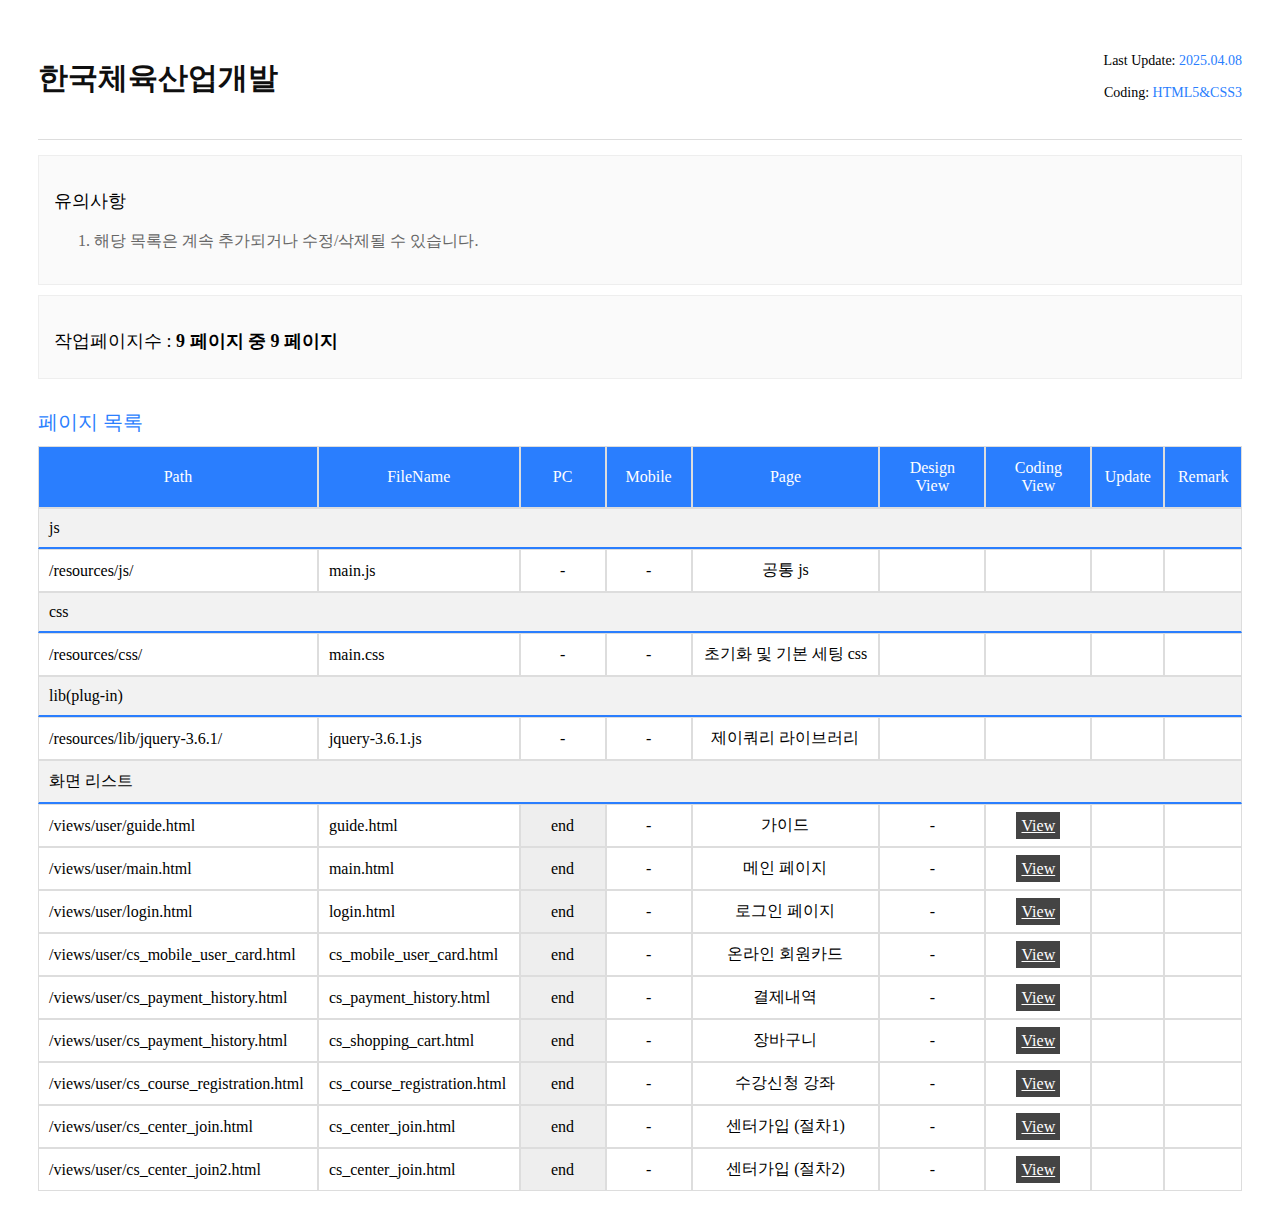
<file: index.html>
<html lang="ko">
<head>
    <meta charset="UTF-8">
    <meta http-equiv="X-UA-Compatible" content="IE=edge">
    <meta name="viewport" content="width=device-width, initial-scale=1.0">
    <meta name="title" content="disabled child">
    <title>한국체육산업개발</title>
    <style>
        #markup{padding: 30px;color:inherit;}

        .markup_hd{overflow: hidden; padding-bottom: 20px; border-bottom: 1px solid #ddd; margin-bottom: 15px;}
        .markup_tit{float: left; font-size: 30px; color: #0f0f0f; font-weight: 600;}
        .markup_txt_wr{float: right;}
        .markup_txt{font-size: 14px; font-weight: 300; text-align: right; line-height: 1.3;}
        .markup_txt b{color: #2a7efe; font-weight: 500;}

        .markup_box{margin-bottom: 10px; padding: 15px; background: #fafafa; border: 1px solid #eee;}
        .markup_box.markup_box_total{font-size: 0;}
        .markup_box_tit{font-size: 18px; font-weight: 500; margin-bottom: 10px;}
        .total_page_num{}
        .markup_box_con{}
        .markup_box_row{font-weight: 400; color: #666; line-height: 1.5;}
        .markup_box_row b{display: inline-block; margin-left: 5px; color: #666; font-weight: 400;}
        .markup_box_sm_wr{margin: 0 -20px;}
        .markup_box_sm{display: inline-block; vertical-align: middle; padding: 0 20px; position: relative; line-height: 1.5;}
        .markup_box_sm:after{position: absolute; display: block; content:""; width: 1px; height: 16px; background: #ddd; right: -2px; top: 50%; margin-top: -8px;}
        .markup_box_sm:last-child:after{display: none;}
        .markup_box_sm span{font-size: 16px; font-weight: 400; color: #666;}
        .markup_box_sm strong{font-weight: 500; font-size: 16px;color: #2a7efe;}

        .markup_tbl{margin-top: 30px; }
        .markup_tbl_tit{font-size: 20px; font-weight: 500; color: #2a7efe; margin-bottom: 10px;}
        .markup_tbl table{width: 100%;}
        .markup_tbl table td{border: 1px solid #ddd; border-collapse: collapse; padding: 10px;}
        .markup_tbl table td.st_pre{color: #ccc;}
        .markup_tbl table td.st_end{}
        .markup_tbl table td.st_end{background: #eee;}
        .markup_tbl table td:nth-child(3){text-align: center;}
        .markup_tbl table td:nth-child(4){text-align: center;}
        .markup_tbl table td:nth-child(5){text-align: center;}
        .markup_tbl table td:nth-child(6){text-align: center; width: 80px;}
        .markup_tbl table td:nth-child(7){text-align: center; width: 80px;}
        .markup_tbl table td a{/*color: #2a7efe;*/ font-weight: 300; background: #444; color: #fff; padding: 5px;}
        .markup_tbl table td b{font-weight: 500;}
        /* .markup_tbl_th{} */
        .markup_tbl_th td{text-align: center; background: #2a7efe; color: #fff; padding: 12px !important;}
        .markup_tbl_th td.device{width: 60px;}
        .markup_tbl_th_tit{padding: 10px; background: #f2f2f2; font-size: 16px; font-weight: 500; text-align: left; border: 1px solid #ddd; border-bottom: 2px solid #2a7efe;}

        .markup_tbl tbody tr:hover td{background: rgba(100, 143, 250,0.15);}
    </style>
    <script src="./resources/lib/jquery-3.6.1/jquery-3.6.1.js"></script>
    <script>
      $(document).ready(function(){
        let trLength = $(".markup-rows tr").length;
        let tbodyRemove = $(".markup-rows").length;
        let endLength = $(".markup-rows .st_end").length;
        $(".total_page_num").html(trLength - tbodyRemove + " 페이지 중 " + endLength + " 페이지");
        $(".st_pre").html("pre");
        $(".st_end").html("end");
      });
    </script>
</head>

<body>
<div id="markup">
    <!-- 마크업 상단 { -->
    <div class="markup_hd">
        <h1 class="markup_tit">한국체육산업개발</h1>
        <div class="markup_txt_wr">
            <p class="markup_txt">Last Update: <b>2025.04.08</b></p>
            <p class="markup_txt">Coding: <b>HTML5&amp;CSS3</b></p>
        </div>
    </div>
    <!-- } 마크업 상단 -->

    <!-- 마크업 회색 박스 { -->
    <div class="markup_box">
        <h3 class="markup_box_tit">유의사항</h3>
        <ol class="markup_box_con">
            <li class="markup_box_row">해당 목록은 계속 추가되거나 수정/삭제될 수 있습니다.</li>
        </ol>
    </div>

    <div class="markup_box markup_box_total">
        <h3 class="markup_box_tit">작업페이지수 : <strong class="total_page_num"></strong></h3>
        <div class="markup_box_sm_wr">
            <!-- <div class="markup_box_sm"><span>js : </span><strong>3</strong></div>
            <div class="markup_box_sm"><span>css : </span><strong>4</strong></div>
            <div class="markup_box_sm"><span>lib : </span><strong>4</strong></div>
            <div class="markup_box_sm"><span>메인 : </span><strong>2</strong></div>
            <div class="markup_box_sm"><span>login : </span><strong>2</strong></div> -->
        </div>
    </div>
    <!-- } 마크업 회색 박스 -->

    <!-- 마크업 테이블 { -->
    <div class="markup_tbl">
        <h4 class="markup_tbl_tit">페이지 목록</h4>
        <table width="100%" border="0" cellspacing="0" cellpadding="0" class="htmllist">
            <thead>
            <tr class="markup_tbl_th">
                <td>Path</td>
                <td>FileName</td>
                <td class="device">PC</td>
                <td class="device">Mobile</td>
                <td>Page</td>
                <td>Design View</td>
                <td>Coding View</td>
                <td>Update</td>
                <td>Remark</td>
            </tr>
            </thead>
            <tbody>
            <tr>
                <th colspan="9" class="markup_tbl_th_tit">js</th>
            </tr>

            <tr>
                <td>/resources/js/</td>
                <td>main.js</td>
                <td>-</td>
                <td>-</td>
                <td>공통 js</td>
                <td></td>
                <td></td>
                <td></td>
                <td></td>
            </tr>
            </tbody>

            <tbody>
            <tr>
                <th colspan="9" class="markup_tbl_th_tit">css</th>
            </tr>
            <tr>
                <td>/resources/css/</td>
                <td>main.css</td>
                <td>-</td>
                <td>-</td>
                <td>초기화 및 기본 세팅 css</td>
                <td></td>
                <td></td>
                <td></td>
                <td></td>
            </tr>
            </tbody>

            <tbody>
            <tr>
                <th colspan="9" class="markup_tbl_th_tit">lib(plug-in)</th>
            </tr>
            <tr>
                <td>/resources/lib/jquery-3.6.1/</td>
                <td>jquery-3.6.1.js</td>
                <td>-</td>
                <td>-</td>
                <td>제이쿼리 라이브러리</td>
                <td></td>
                <td></td>
                <td></td>
                <td></td>
            </tr>
            </tbody>

            <tbody class="markup-rows">
            <tr>
                <th colspan="9" class="markup_tbl_th_tit">화면 리스트</th>
            </tr>
            <tr>
                <td>/views/user/guide.html</td>
                <td>guide.html</td>
                <td class="st_end"></td>
                <td>-</td>
                <td>가이드</td>
                <td>-</td>
                <td><a href="./views/user/guide.html" target="_blank">View</a></td>
                <td></td>
                <td></td>
            </tr>
            <tr>
                <td>/views/user/main.html</td>
                <td>main.html</td>
                <td class="st_end"></td>
                <td>-</td>
                <td>메인 페이지</td>
                <td>-</td>
                <td><a href="./views/user/main.html" target="_blank">View</a></td>
                <td></td>
                <td></td>
            </tr>
            <tr>
                <td>/views/user/login.html</td>
                <td>login.html</td>
                <td class="st_end"></td>
                <td>-</td>
                <td>로그인 페이지</td>
                <td>-</td>
                <td><a href="./views/user/login.html" target="_blank">View</a></td>
                <td></td>
                <td></td>
            </tr>
            <tr>
                <td>/views/user/cs_mobile_user_card.html</td>
                <td>cs_mobile_user_card.html</td>
                <td class="st_end"></td>
                <td>-</td>
                <td>온라인 회원카드</td>
                <td>-</td>
                <td><a href="./views/user/cs_mobile_user_card.html" target="_blank">View</a></td>
                <td></td>
                <td></td>
            </tr>
            <tr>
                <td>/views/user/cs_payment_history.html</td>
                <td>cs_payment_history.html</td>
                <td class="st_end"></td>
                <td>-</td>
                <td>결제내역</td>
                <td>-</td>
                <td><a href="./views/user/cs_payment_history.html" target="_blank">View</a></td>
                <td></td>
                <td></td>
            </tr>
            <tr>
                <td>/views/user/cs_payment_history.html</td>
                <td>cs_shopping_cart.html</td>
                <td class="st_end"></td>
                <td>-</td>
                <td>장바구니</td>
                <td>-</td>
                <td><a href="./views/user/cs_shopping_cart.html" target="_blank">View</a></td>
                <td></td>
                <td></td>
            </tr>
            <tr>
                <td>/views/user/cs_course_registration.html</td>
                <td>cs_course_registration.html</td>
                <td class="st_end"></td>
                <td>-</td>
                <td>수강신청 강좌</td>
                <td>-</td>
                <td><a href="./views/user/cs_course_registration.html" target="_blank">View</a></td>
                <td></td>
                <td></td>
            </tr>
            <tr>
                <td>/views/user/cs_center_join.html</td>
                <td>cs_center_join.html</td>
                <td class="st_end"></td>
                <td>-</td>
                <td>센터가입 (절차1)</td>
                <td>-</td>
                <td><a href="./views/user/cs_center_join.html" target="_blank">View</a></td>
                <td></td>
                <td></td>
            </tr>
            <tr>
                <td>/views/user/cs_center_join2.html</td>
                <td>cs_center_join.html</td>
                <td class="st_end"></td>
                <td>-</td>
                <td>센터가입 (절차2)</td>
                <td>-</td>
                <td><a href="./views/user/cs_center_join2.html" target="_blank">View</a></td>
                <td></td>
                <td></td>
            </tr>
            </tbody>
        </table>
    </div>
    <!-- } 마크업 테이블 -->
</div>
<!--markup-->
</body>

</html>
</file>
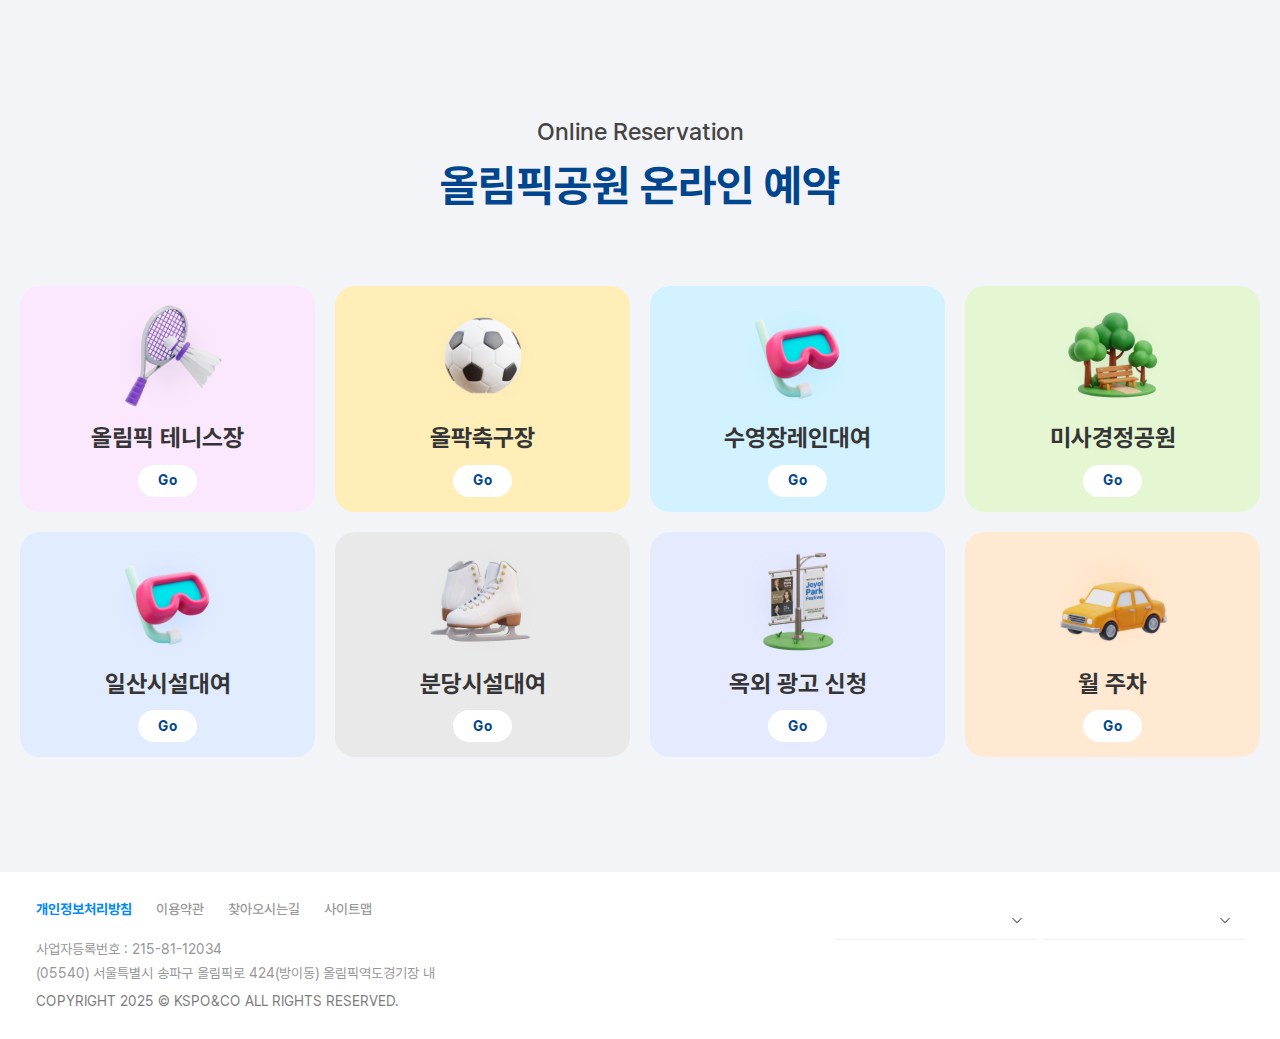
<file: online/views/main.html>
<!doctype html>
<html lang=ko>
<head>
    <meta charset="UTF-8">
    <meta name="viewport" content="width=device-width, user-scalable=no, initial-scale=1.0, maximum-scale=1.0, minimum-scale=1.0">
    <meta http-equiv="X-UA-Compatible" content="ie=edge">

    <!-- css -->
    <link rel="stylesheet" href="../resources/lib/jquery-ui-1.13.2/jquery-ui-1.13.2.css">
    <link rel="stylesheet" href="../resources/lib/swiper/swiper.css">
    <link rel="stylesheet" href="../resources/css/views/main.css">

    <!-- lib -->
    <script src="../resources/lib/jquery-3.6.1/jquery-3.6.1.js"></script>
    <script src="../resources/lib/jquery-ui-1.13.2/jquery-ui-1.13.2.js"></script>
    <script src="../resources/lib/swiper/swiper.js"></script>

    <!-- js -->
    <script src="../resources/js/main.js"></script>

    <title>메인 페이지</title>
</head>
<body>
<!-- [웹 접근성] : 본문 바로가기 -->
<a href="#main" id="skip-nav">본문 바로가기</a>

<!-- 메인 -->
<main id="main" class="online-intro"><!-- [260330] 클래스명 수정 -->
    <section id="sec-olympics" class="sec-intro"><!-- [260330] 클래스명 수정, id 수정 -->
        <div class="content-wrap">
            <div class="title-wrap">
                <span>Online Reservation</span>
                <h1>올림픽공원 온라인 예약</h1>
            </div>
            <div class="online-link-wrap">
                <ul>
                    <li>
                        <a href="#" class="online-box olympics-tennis">
                            <div class="img-con-wrap">
                                <div class="image-wrap">
                                    <img src="../resources/images/online-intro/olympics-tennis.svg" alt="올림픽 테니스장"/>
                                </div>
                                <div class="desc-wrap">
                                    <p>올림픽 테니스장</p>
                                    <span class="">Go</span>
                                </div>
                            </div>
                        </a>
                    </li>
                    <li>
                        <a href="#" class="online-box olympics-soccer">
                            <div class="img-con-wrap">
                                <div class="image-wrap">
                                    <img src="../resources/images/online-intro/olympics-soccer.svg" alt="올팍축구장"/>
                                </div>
                                <div class="desc-wrap">
                                    <p>올팍축구장</p>
                                    <span class="">Go</span>
                                </div>
                            </div>
                        </a>
                    </li>
                    <li>
                        <a href="#" class="online-box olympics-swim">
                            <div class="img-con-wrap">
                                <div class="image-wrap">
                                    <img src="../resources/images/online-intro/olympics-swim.svg" alt="수영장레인대여"/>
                                </div>
                                <div class="desc-wrap">
                                    <p>수영장레인대여</p>
                                    <span class="">Go</span>
                                </div>
                            </div>
                        </a>
                    </li>
                    <li>
                        <a href="#" class="online-box olympics-park">
                            <div class="img-con-wrap">
                                <div class="image-wrap">
                                    <img src="../resources/images/online-intro/olympics-park.svg" alt="미사경정공원"/>
                                </div>
                                <div class="desc-wrap">
                                    <p>미사경정공원</p>
                                    <span class="">Go</span>
                                </div>
                            </div>
                        </a>
                    </li>
                    <li>
                        <a href="#" class="online-box olympics-ilsan">
                            <div class="img-con-wrap">
                                <div class="image-wrap">
                                    <img src="../resources/images/online-intro/olympics-swim.svg" alt="일산시설대여"/>
                                </div>
                                <div class="desc-wrap">
                                    <p>일산시설대여</p>
                                    <span class="">Go</span>
                                </div>
                            </div>
                        </a>
                    </li>
                    <li>
                        <a href="#" class="online-box olympics-bundang">
                            <div class="img-con-wrap">
                                <div class="image-wrap">
                                    <img src="../resources/images/online-intro/olympics-bundang.svg" alt="분당시설대여"/>
                                </div>
                                <div class="desc-wrap">
                                    <p>분당시설대여</p>
                                    <span class="">Go</span>
                                </div>
                            </div>
                        </a>
                    </li>
                    <li>
                        <a href="#" class="online-box olympics-ad">
                            <div class="img-con-wrap">
                                <div class="image-wrap">
                                    <img src="../resources/images/online-intro/olympics-ad.svg" alt="옥외광고신청"/>
                                </div>
                                <div class="desc-wrap">
                                    <p>옥외 광고 신청</p>
                                    <span class="">Go</span>
                                </div>
                            </div>
                        </a>
                    </li>
                    <li>
                        <a href="#" class="online-box olympics-car">
                            <div class="img-con-wrap">
                                <div class="image-wrap">
                                    <img src="../resources/images/online-intro/olympics-car.svg" alt="월주차"/>
                                </div>
                                <div class="desc-wrap">
                                    <p>월 주차</p>
                                    <span class="">Go</span>
                                </div>
                            </div>
                        </a>
                    </li>
                </ul>
            </div>
        </div>
    </section>
</main>

<!-- 푸터 -->
<footer>
    <div class="content-wrap">
        <div class="flex-wrap al-start gap4 between mo-col">
            <ul class="footer-terms-list">
                <li><a href="https://www.ksponco.or.kr/menu.es?mid=a10701000000" target="_blank" class="txt-sm fw-bold c-blue">개인정보처리방침</a></li>
                <li><a href="https://www.ksponco.or.kr/menu.es?mid=a10703000000" target="_blank" class="txt-sm fw-medium c-gray">이용약관</a></li>
                <li><a href="https://www.ksponco.or.kr/menu.es?mid=a10605000000" target="_blank" class="txt-sm fw-medium c-gray">찾아오시는길</a></li>
                <li><a href="https://www.ksponco.or.kr/online/tennis/sitemap.do" target="_blank" class="txt-sm fw-medium c-gray">사이트맵</a></li>
            </ul>
            <div class="footer-select-wrap flex-wrap al-center gap8 w-auto">
                <!-- 패밀리 사이트 : select 참조 변수명 = familySite -->
                <div class="custom-select" data-options="familySite" data-select="footer">
                    <button type="button" class="select-toggle" aria-haspopup="listbox" aria-expanded="false">
                        <span class="selected-text"></span>
                    </button>
                    <ul class="select-list" role="listbox" aria-hidden="true"></ul>
                </div>
                <!-- 관련사이트 : select 참조 변수명 = relatedSite -->
                <div class="custom-select" data-options="relatedSite" data-select="footer">
                    <button type="button" class="select-toggle" aria-haspopup="listbox" aria-expanded="false">
                        <span class="selected-text"></span>
                    </button>
                    <ul class="select-list" role="listbox" aria-hidden="true"></ul>
                </div>
            </div>
        </div>

        <div class="f-bottom flex-wrap al-end between mo-col mo-al-start">
            <ul class="footer-info-list">
                <li class="txt-sm fw-regular c-gray">사업자등록번호 : 215-81-12034</li>
                <li class="txt-sm fw-regular c-gray">(05540) 서울특별시 송파구 올림픽로 424(방이동) 올림픽역도경기장 내</li>
                <li class="copyright">COPYRIGHT 2025 © KSPO&CO ALL RIGHTS RESERVED.</li>
            </ul>
            <!-- 임시 안보임 처리 -->
            <!--
            <div class="certification-wrap">
              <div class="img-box">
                <img src="../resources/images/certification/certification_privacy_protection_certified_site.svg" alt="개인정보우수사이트 인증" />
              </div>
            </div>
            -->
        </div>

    </div>
</footer>
<script>
    /* [푸터] ------------------- */
    /* 푸터 (패밀리사이트/관련사이트) */
    // 관련
    const footer1 = [
        { value: '국민체육진흥공단',tag: 'a', href: 'http://www.kspo.or.kr/' },
        { value: '문화체육관광부',tag: 'a', href: 'http://www.mcst.go.kr/main.jsp' },
        { value: '경륜경정사업본부',tag: 'a', href: 'http://www.krace.or.kr/' },
        { value: 'KCYCLE 경륜',tag: 'a', href: 'http://www.kcycle.or.kr/' },
        { value: 'KBOAT 경정',tag: 'a', href: 'http://www.kboat.or.kr/' },
        { value: '서울올림픽파크텔',tag: 'a', href: 'https://www.parktel.co.kr/' },
        { value: '한국스포츠과학원',tag: 'a', href: 'http://www.sports.re.kr/' },
        { value: '서울올림픽기념관',tag: 'a', href: 'https://88olympic.kspo.or.kr/' },
        { value: '소마미술관',tag: 'a', href: 'https://soma.kspo.or.kr/' },
        { value: '올림픽공원',tag: 'a', href: 'https://www.ksponco.or.kr/olympicpark' },
        { value: '국민체력센터',tag: 'a', href: 'http://www.nfc.or.kr/' },
        { value: '국민권익위원회',tag: 'a', href: 'http://www.acrc.go.kr/acrc/index.do"' },
    ];
    // 패밀리
    const footer2 = [
        { value: '한국체육산업개발(주)',tag: 'a', href: 'http://www.ksponco.or.kr/' },
        { value: '올림픽공원스포츠센터',tag: 'a', href: 'https://www.ksponco.or.kr/sports/olparksports' },
        { value: '올림픽수영장',tag: 'a', href: 'https://www.ksponco.or.kr/sports/olparkswim' },
        { value: '올림픽테니스장',tag: 'a', href: 'https://www.ksponco.or.kr/sports/olparktennis' },
        { value: '올팍축구장',tag: 'a', href: 'https://www.ksponco.or.kr/sports/olparksoccer' },
        { value: '일산올림픽스포츠센터',tag: 'a', href: 'https://www.ksponco.or.kr/sports/ilsansports' },
        { value: '분당올림픽스포츠센터',tag: 'a', href: 'https://www.ksponco.or.kr/sports/bundangsports' },
        { value: '올림픽홀 평생교육원',tag: 'a', href: 'https://www.ksponco.or.kr/edu' },
        // { value: '대관예약시스템',tag: 'a', href: '"https://www2.ksponco.or.kr/culture/index.do' }, // as-is 운영 , to-be 운영
        { value: '대관예약시스템',tag: 'a', href: 'https://www.ksponco.or.kr/culture/index.do' }, // 테스트 운영
    ]
    initializeCustomSelect(document.querySelector('.custom-select[data-options="familySite"]'), footer2, {
        up:true,
        preventSelectionOnLink: true, // 링크 이동의 역할만 할 경우 placeholder 변경 필요없음 지정 변수
        placeholder: '패밀리 사이트',
    });
    initializeCustomSelect(document.querySelector('.custom-select[data-options="relatedSite"]'), footer1, {
        up:true,
        preventSelectionOnLink: true,// 링크 이동의 역할만 할 경우 placeholder 변경 필요없음 지정 변수
        placeholder: '관련 사이트',
    });
</script>
</body>
</html>
</file>
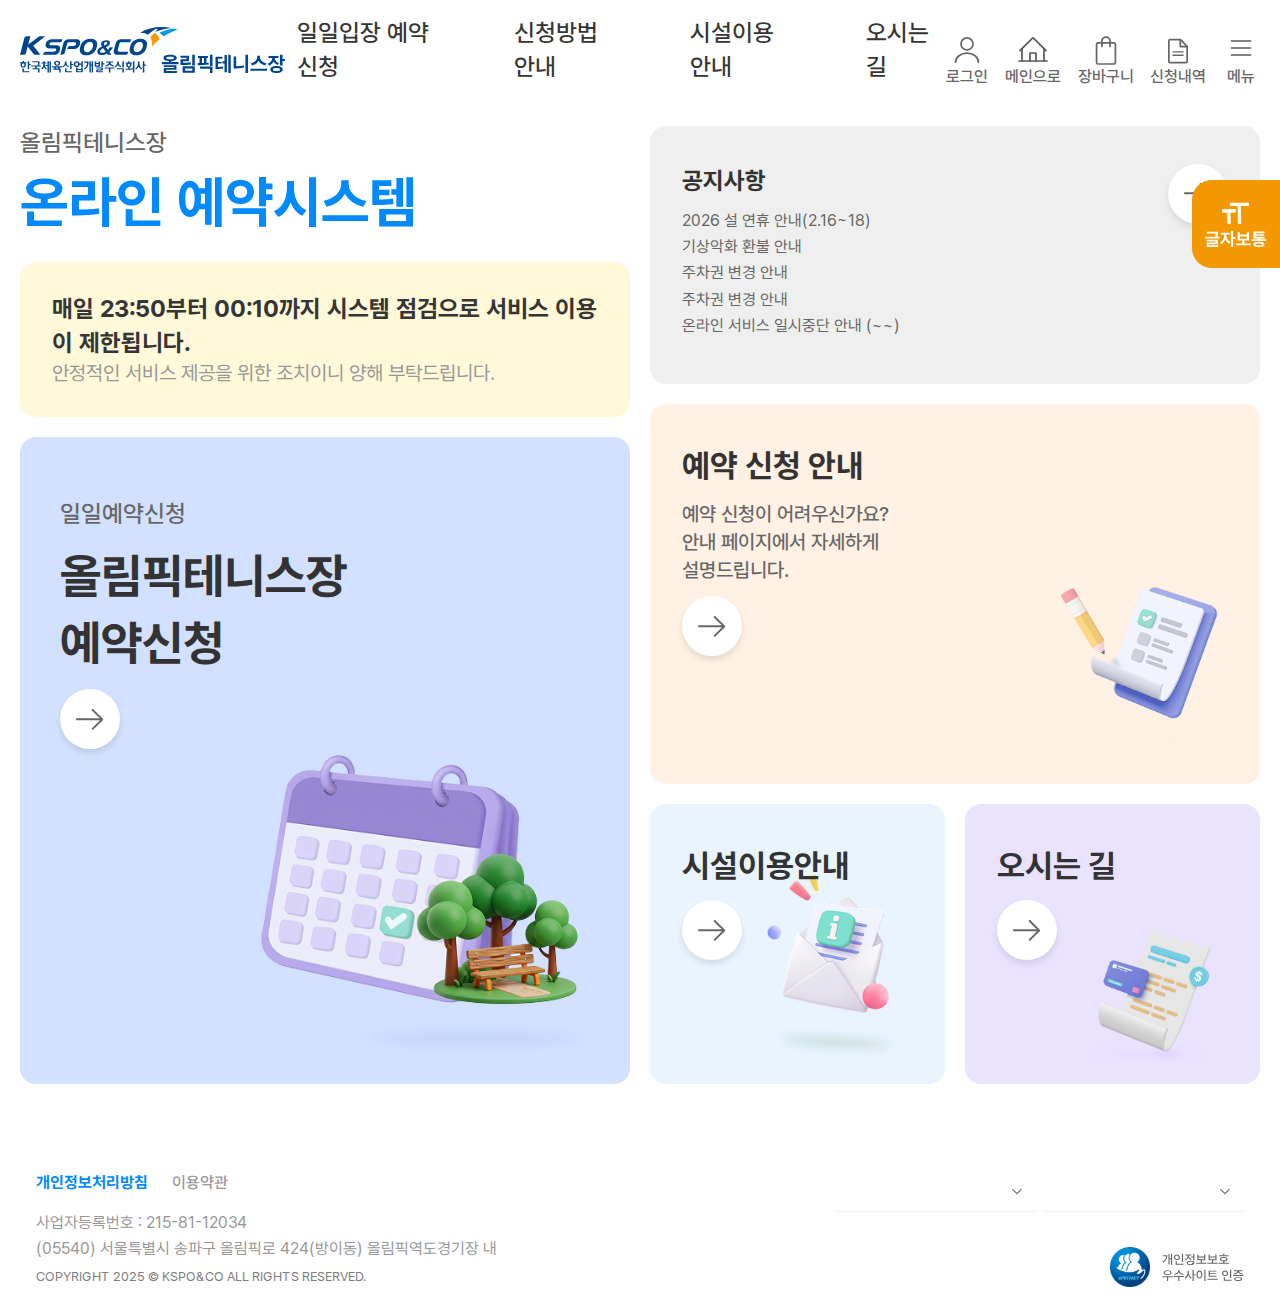
<file: online/views/tennis_main.html>
<!doctype html>
<html lang=ko>
<head>
    <meta charset="UTF-8">
    <meta name="viewport"
          content="width=device-width, user-scalable=no, initial-scale=1.0, maximum-scale=1.0, minimum-scale=1.0">
    <meta http-equiv="X-UA-Compatible" content="ie=edge">

    <!-- css -->
    <link rel="stylesheet" href="../resources/lib/jquery-ui-1.13.2/jquery-ui-1.13.2.css">
    <link rel="stylesheet" href="../resources/lib/swiper/swiper.css">
    <link rel="stylesheet" href="../resources/css/main.css">

    <!-- lib -->
    <script src="../resources/lib/jquery-3.6.1/jquery-3.6.1.js"></script>
    <script src="../resources/lib/jquery-ui-1.13.2/jquery-ui-1.13.2.js"></script>
    <script src="../resources/lib/swiper/swiper.js"></script>

    <!-- js -->
    <script src="../resources/js/main.js"></script>

    <title>메인 페이지</title>
</head>
<body data-text-size="normal">
<!-- [웹 접근성] : 본문 바로가기 -->
<a href="#main" id="skip-nav">본문 바로가기</a>
<!-- 헤더 -->
<header>
    <!-- [사이드바] dim 처리 영역 -->
    <div id="dim-overlay" class="dim"></div>
    <div class="content-wrap" id="main-content">
        <h1>
            <a href="tennis_main.html">
                <img src="../resources/images/common/kspo_logo_tennis.svg" alt="한국체육산업개발주식회사 올림픽테니스장"/>
            </a>
        </h1>
        <nav class="sidebar" role="dialog" aria-model="true" aria-label="메뉴">
            <!-- pc 에서의 gnb -->
            <ul class="pc-only-f">
                <li><a href="../user/cs_center_join.html">일일입장 예약신청</a></li>
                <li><a href="../user/cs_course_registration.html">신청방법안내</a></li>
                <li><a href="../user/cs_mobile_user_card.html">시설이용안내</a></li>
                <li><a href="#">오시는길</a></li>
            </ul>
            <!-- mobile 에서의 gnb -->
            <div class="sidebar-title-wrap mobile-only-f">
                <a href="../user/login.html" class="user-btn">로그인</a>
                <button type="button" class="close-btn"><span class="visually-hidden">닫기</span></button>
            </div>
            <div class="sidebar-menu-wrap">
                <ul class="sidebar-list mobile-only">
                    <li><a href="../user/cs_mobile_user_card.html">온라인 회원카드</a></li>
                    <li><a href="../user/cs_center_join.html">센터가입</a></li>
                    <li><a href="../user/cs_course_registration.html">수강신청</a></li>
                    <li><a href="../user/cs_shopping_cart.html">장바구니</a></li>
                    <li><a href="../user/cs_payment_history.html">결제내역</a></li>
                    <li><a href="#">이용안내</a></li>
                </ul>
            </div>
        </nav>

        <div class="btn-wrap pc-only-f">
            <a href="../user/login.html" class="ico-user"><span>로그인</span></a>
            <a href="../user/login.html" class="ico-house"><span>메인으로</span></a>
            <a href="../user/cs_shopping_cart.html" class="ico-bag"><span>장바구니</span></a>
            <a href="../user/cs_payment_history.html" class="ico-pay"><span>신청내역</span></a>
            <a href="../user/cs_payment_history.html" class="ico-list"><span>메뉴</span></a>
        </div>
        <div class="btn-wrap sm mobile-only-f">
            <a href="../user/login.html" class="ico-btn ico-user" aria-label="사용자 계정">
                <img src="../resources/images/ico/ico_login.svg" alt="로그인 페이지 이동"/>
            </a>
            <a href="../user/cs_payment_history.html" class="ico-btn ico-pay" aria-label="결제내역">
                <img src="../resources/images/ico/ico_bc.svg" alt="신청내역 페이지 이동"/>
            </a>
            <button type="button" class="ico-btn ico-hamburger">
                <span class="visually-hidden">메뉴 열기</span>
            </button>
        </div>
    </div>
</header>
<!-- [공통] 글자 텍스트 아이콘 -->
<div class="fixed-btn-wrap">
    <button type="button" class="txt-size-btn sm"><span class="visually-hidden">글씨 크게 보기</span></button>
    <button type="button" class="txt-size-btn rg active"><span class="visually-hidden">글씨 보통 보기</span></button>
    <button type="button" class="txt-size-btn lg"><span class="visually-hidden">글씨 크게 보기</span></button>
</div>


<!-- 메인 -->
<main id="main">
    <section id="sec1" class="sec">
        <div class="content-wrap">
            <div class="flex-wrap mo-col">
                <div class="flex-wrap col-ver first">
                    <div class="title-wrap">
                        <p>올림픽테니스장</p>
                        <h2>온라인 예약시스템</h2>
                    </div>
                    <div class="notice-wrap">
                        <p class="txt-lg fw-bold">매일 23:50부터 00:10까지 시스템 점검으로 서비스 이용이 제한됩니다.</p>
                        <p class="txt-md c-gray">안정적인 서비스 제공을 위한 조치이니 양해 부탁드립니다.</p>
                    </div>
                    <a href="../user/cs_course_registration.html" class="main-con-box blue type1"
                       aria-label="수강신청 페이지 이동">
                        <div class="title-wrap">
                            <p>일일예약신청</p>
                            <h4 class="txt-big">올림픽테니스장<br>예약신청</h4>
                            <span class="link-btn"></span>
                        </div>
                    </a>
                </div>
                <div class="flex-wrap col-ver">
                    <div class="flex-wrap">
                        <div class="main-con-box gray type6">
                            <div class="flex-wrap between">
                                <div class="title-wrap">
                                    <h4 class="txt-sm">공지사항</h4>
                                    <a href="#" class="notice-item txt-sm">2026 설 연휴 안내(2.16~18)</a>
                                    <a href="#" class="notice-item txt-sm">기상악화 환불 안내</a>
                                    <a href="#" class="notice-item txt-sm">주차권 변경 안내</a>
                                    <a href="#" class="notice-item txt-sm">주차권 변경 안내</a>
                                    <a href="#" class="notice-item txt-sm">온라인 서비스 일시중단 안내 (~~)</a>
                                </div>
                                <a href="https://www.ksponco.or.kr/sports/" target="_blank" class="link-btn" aria-label="공지사항 전체 보기"></a>
                            </div>
                        </div>
                    </div>
                    <div class="flex-wrap">
                        <a href="#" class="main-con-box orange type2" aria-label="예약 신청 안내 페이지 이동">
                            <div class="title-wrap">
                                <h4>예약 신청 안내</h4>
                                <p class="txt-sm pc-only">예약 신청이 어려우신가요?<br>안내 페이지에서 자세하게<br>설명드립니다.</p>
                                <span class="link-btn"></span>
                            </div>
                        </a>
                    </div>
                    <div class="flex-wrap">
                        <!--<a href="../user/cs_center_join.html" class="main-con-box green type3" aria-label="센터가입 페이지 이동">
                            <div class="title-wrap">
                                <h4>센터가입</h4>
                                <span class="link-btn"></span>
                            </div>
                        </a>-->
                        <a href="../user/cs_shopping_cart.html" class="main-con-box skyblue type4" aria-label="시설이용안내 페이지 이동">
                            <div class="title-wrap">
                                <h4>시설이용안내</h4>
                                <span class="link-btn"></span>
                            </div>
                        </a>
                        <a href="../user/cs_payment_history.html" class="main-con-box purple type5" aria-label="오시는 길 페이지 이동">
                            <div class="title-wrap">
                                <h4>오시는 길</h4>
                                <span class="link-btn"></span>
                            </div>
                        </a>
                    </div>

                </div>
            </div>
        </div>
    </section>
</main>

<!-- 푸터 -->
<footer>
    <div class="content-wrap">
        <div class="flex-wrap al-start gap4 between mo-col">
            <ul class="footer-terms-list">
                <li><a href="https://www.ksponco.or.kr/menu.es?mid=a10701000000" target="_blank"
                       class="txt-sm fw-bold c-blue">개인정보처리방침</a></li>
                <li><a href="https://www.ksponco.or.kr/menu.es?mid=a10703000000" target="_blank"
                       class="txt-sm fw-medium c-gray">이용약관</a></li>
            </ul>
            <div class="footer-select-wrap flex-wrap al-center gap8 w-auto">
                <!-- 패밀리 사이트 : select 참조 변수명 = familySite -->
                <div class="custom-select" data-options="familySite" data-select="footer">
                    <button type="button" class="select-toggle" aria-haspopup="listbox" aria-expanded="false">
                        <span class="selected-text"></span>
                    </button>
                    <ul class="select-list" role="listbox" aria-hidden="true"></ul>
                </div>
                <!-- 관련사이트 : select 참조 변수명 = relatedSite -->
                <div class="custom-select" data-options="relatedSite" data-select="footer">
                    <button type="button" class="select-toggle" aria-haspopup="listbox" aria-expanded="false">
                        <span class="selected-text"></span>
                    </button>
                    <ul class="select-list" role="listbox" aria-hidden="true"></ul>
                </div>
            </div>
        </div>

        <div class="f-bottom flex-wrap al-end between mo-col mo-al-start">
            <ul class="footer-info-list">
                <li class="txt-sm fw-regular c-gray">사업자등록번호 : 215-81-12034</li>
                <li class="txt-sm fw-regular c-gray">(05540) 서울특별시 송파구 올림픽로 424(방이동) 올림픽역도경기장 내</li>
                <li class="copyright">COPYRIGHT 2025 © KSPO&CO ALL RIGHTS RESERVED.</li>
            </ul>
            <div class="certification-wrap">
                <div class="img-box">
                    <img src="../resources/images/certification/certification_privacy_protection_certified_site.svg" alt="개인정보우수사이트 인증"/>
                </div>
            </div>
        </div>

    </div>
</footer>
<script>

</script>
</body>
</html>
</file>
<file: online/resources/css/views/main.css>
@charset "UTF-8";
@import "../variable.css";
@import "../font.css";
@import "../reset.css";
@import "../layout.css";
@import "../common.css";
@import "../table.css";
@import "../responsive.css";

/* 메인 페이지 입니다. */
/* [공통: 입장 페이지] 올림픽 공원 온라인예약  사이트 intro */
#main.online-intro {max-width:1920px;width:100%;margin:0 auto;padding-top:0;background-color:#F3F4F7;}
#main.online-intro .title-wrap {display:flex;flex-direction:column;align-items:center;gap:6px;margin-bottom:70px;}
#main.online-intro .title-wrap > span {font-size:24px;font-weight:500;color:#454545;text-align:center;}
#main.online-intro .title-wrap > h1 {font-size:44px;font-weight:700;color:#00458D;text-align:center;}
/* [공통: 입장 페이지] 올림픽 공원 온라인예약  사이트 intro > 세부내용 */
.sec-intro {width:100%;max-width:1388px;margin:0 auto;padding:115px 0;}
.online-link-wrap > ul {display:grid;grid-template-columns:repeat(4,1fr);gap:20px;}
.online-box {display:flex;flex-direction:column;align-items:center;gap:10px;padding:42px 20px;border-radius:20px;transition:all 0.3s;}
.online-box .img-con-wrap {position:relative;display:flex;flex-direction:column;align-items:center;}
.online-box .image-wrap {background-position:center center;background-size:contain;display:inline-flex;align-items:center;justify-content:center;margin-bottom:10px;}
.online-box .desc-wrap {display:flex;flex-direction:column;align-items:center;gap:10px;}
.online-box p {font-size:24px;font-weight:700;color:#353535;text-align:center;white-space: nowrap}
.online-box span {height:32px;padding:6px;width:59px;display:inline-flex;align-items:center;justify-content:center;text-align:center;font-size:14px;font-weight:600;color:#00458D;background-color:#fff;border-radius:30px;border:2px solid #fff;;}
.online-box:hover {box-shadow: 0 4px 4px rgba(0, 0, 0, 0.1)}
.online-box:hover span{border-color:#00458D;}
.online-box.olympics-tennis {background-color:#FBE8FF;}
.online-box.olympics-tennis .image-wrap {background-image:url("../../images/online-intro/olympics-soccer-sd.svg");}
.online-box.olympics-soccer {background-color:#FFEEB8;}
.online-box.olympics-soccer .image-wrap {background-image:url("../../images/online-intro/olympics-soccer-sd.svg");}
.online-box.olympics-swim {background-color:#D2F2FF;}
.online-box.olympics-swim .image-wrap {background-image:url("../../images/online-intro/olympics-swim-sd.svg");}
.online-box.olympics-park {background-color:#E5F6D3;}
.online-box.olympics-park .image-wrap {background-image:url("../../images/online-intro/olympics-park-sd.svg");}
.online-box.olympics-ilsan {background-color:#E2ECFF;}
.online-box.olympics-ilsan .image-wrap {background-image:url("../../images/online-intro/olympics-ilsan-sd.svg");}
.online-box.olympics-bundang {background-color:#E9E9E9;}
.online-box.olympics-bundang .image-wrap {background-image:url("../../images/online-intro/olympics-bundang-sd.svg");}
.online-box.olympics-ad {background-color:#E5EAFF;}
.online-box.olympics-ad .image-wrap {background-image:url("../../images/online-intro/olympics-ad-sd.svg");}
.online-box.olympics-car {background-color:#FFE9D2;}
.online-box.olympics-car .image-wrap {background-image:url("../../images/online-intro/olympics-parking-sd.svg");}
@media (max-width: 1400px) {
    .online-link-wrap {padding:0 20px;}
    .online-box {padding:15px;}
}

@media (max-width: 1200px) {
    .online-link-wrap > ul {grid-template-columns:repeat(2,1fr);}
    .online-box p {font-size: 20px;}
}
@media (max-width: 767px) {
    .sec-intro {padding-top:80px;padding-bottom: 40px;}
    #main.online-intro .title-wrap {margin-bottom:20px;}
    #main.online-intro .title-wrap > span {font-size:14px;}
    #main.online-intro .title-wrap > h1 {font-size:20px;}
    /* 올림픽공원 온라인예약 사이트 */
    .sec-tennis {width:100%;padding:60px 0;}
    .online-link-wrap {padding:0 20px;}
    .online-box .image-wrap {width:74px;height:74px;margin-bottom:4px;}
    .online-box .image-wrap > img {width:100%;}
    .online-box p {font-size:16px;}
    .online-box .desc-wrap {gap:8px;}
    .online-link-wrap > ul {grid-template-columns:repeat(2,1fr);}
}

@media (max-width: 500px) {
    .online-box .image-wrap {width:52px;height:52px;}
    .online-box .image-wrap > img {width:100%;}
    .online-link-wrap > ul {grid-gap: 8px;}
}
</file>
<file: online/resources/css/main.css>
@import "variable.css";
@import "font.css";
@import "reset.css";
@import "common.css";
@import "modal.css";
/* [전체] 공통 */
*{color:inherit;font-family:inherit;font-size:inherit;font-weight:inherit;line-height:1.4;word-break:break-all;padding:0;margin:0;box-sizing:border-box;}
html, body{/*position:static;left:auto;*/height:100%;font-family:"Pretendard", sans-serif;font-weight:var(--fw-regular);}
body, body * {
    transition: font-size 0.2s ease-in-out;
}
#skip-nav {position: fixed;left: 0;top: -40px;width: 100%;line-height: 40px;text-align: center;background-color: rgba(0, 0, 0, 0.8);color: #ffffff;z-index: 1000000;transition: top 0.3s;box-sizing: border-box;}
#skip-nav:focus {top:0;border:5px solid #6dd585;border-radius:8px;}
.visually-hidden {position:absolute;width:1px;height:1px;margin:-1px;padding:0;overflow:hidden;clip:rect(0,0,0,0);border:0;white-space: nowrap;}
.pc-only {display:block!important;}
.pc-only2 {display:block!important;}
.pc-only-f {display:flex!important;}
.pc-only-inline {display:inline!important;}
.pc-only-inline2 {display:inline!important;}
.pc-only-inline-flex2 {display:inline-flex!important;}
.pc-only-cell {display:table-cell!important;}
.pc-only-tc {display:table-caption!important;}
.pc-only-column-group {display: table-column-group!important;}
.mobile-only-column-group {display: none!important;}
.mobile-only {display:none!important;}
.mobile-only2 {display:none!important;}
.mobile-only-f {display:none!important;}
.mobile-only-f2 {display:none!important;}
.mobile-only-cell {display:none!important;}
.mobile-only-inline {display:none!important;}
.mobile-only-inline2 {display:none!important;}
.mobile-only-tc {display:none!important;}
.mobile-only-tr {display:none!important;}
.body-lg-only-tc {display:none!important;}
body.no-scroll {/*width:100%;position:fixed;left:0;*/overflow: hidden; touch-action:none;-webkit-overflow-scrolling:initial;overscroll-behavior: none/* 스크롤 막기 */}
.cursor-pointer {cursor:pointer!important;}
.cursor-pointer:disabled {cursor:default!important;}

body.loading {visibility: hidden}
/* 초기화가 끝난 후 visibility 복구 */
body:not(.loading) {visibility: visible; /* 초기화 후 화면 표시 */}
/* 기본적으로 버튼 active 상태 조정 */
.txt-size-btn.active {background: blue; /* 표시를 위한 임시 색상 */color: white;}

/* 글자크기 변경 */
/* 글자크기 변경 아이콘 */
.fixed-btn-wrap {width:88px;height:88px;position:fixed;top:180px;right:0;z-index:9999;}
.fixed-btn-wrap > button {display:none;position:absolute;left:0;top:0;}
.fixed-btn-wrap > button.active{display:block;}
.txt-size-btn.sm {width:100%;height:100%;background:url(../images/common/txt-sm.svg)center center no-repeat;background-size:contain;transition:background 0.3s;}
.txt-size-btn.rg {width:100%;height:100%;background:url(../images/common/txt-rg.svg)center center no-repeat;background-size:contain;transition:background 0.3s;}
.txt-size-btn.lg {width:100%;height:100%;background:url(../images/common/txt-big.svg)center center no-repeat;background-size:contain;transition:background 0.3s;}
.txt-size-btn.sm:hover {background:url(../images/common/txt-sm-hover.svg)center center no-repeat;background-size:contain;}
.txt-size-btn.rg:hover {background:url(../images/common/txt-rg-hover.svg)center center no-repeat;background-size:contain;}
.txt-size-btn.lg:hover {background:url(../images/common/txt-big-hover.svg)center center no-repeat;background-size:contain;}

@media (max-width:767px) {
    /* 글자크기 변경 아이콘 */
    .fixed-btn-wrap {width:60px;height:60px;top:60px;}
    .txt-size-btn.sm:hover,
    .txt-size-btn.sm {width:100%;height:100%;background:url(../images/common/txt-sm-mo.svg)center center no-repeat;background-size:contain;}
    .txt-size-btn.rg:hover,
    .txt-size-btn.rg {width:100%;height:100%;background:url(../images/common/txt-rg-mo.svg)center center no-repeat;background-size:contain;}
    .txt-size-btn.lg:hover,
    .txt-size-btn.lg {width:100%;height:100%;background:url(../images/common/txt-lg-mo.svg)center center no-repeat;background-size:contain;}
}

/* [공통] 바로가기 */
.fixed-direct-link-wrap {position:fixed;top:272px;right:0;z-index:9999;}
.fixed-direct-link-wrap > ul {display:flex;flex-direction:column;gap:4px;}
.fixed-direct-link-wrap > ul > li {min-width:88px;background-color:var(--color-primary);border-radius:20px 0 0 20px;transition: background-color 0.3s;}
.fixed-direct-link-wrap > ul > li:hover{background-color:var(--color-primary-dark);}
.fixed-direct-link-wrap > ul > li > a {display:flex;justify-content:center;align-items:center;padding:12px;font-size:var(--txt-size03);font-weight:var(--fw-bold);color:var(--color-white);text-align:center;}
.fixed-direct-link-wrap > ul > li.lightgreen{background-color:var(--color-light-green)}

@media (max-width:767px) {
    .fixed-direct-link-wrap {top:124px;}
    .fixed-direct-link-wrap > ul > li {min-width:60px;border-radius:8px 0 0 8px;}
    .fixed-direct-link-wrap > ul > li > a {padding:8px 4px;}
}

/* 로그인 */
main.login {display:flex;align-items:center;justify-content:center;height:100%;background-color:var(--color-primary-light);}
.login-box {max-width:520px;width:100%;padding:60px;border:1px solid var(--border-color);border-radius:4px;background-color:var(--color-white);}
.login-title-wrap {display:flex;flex-direction:column;align-items:center;gap:20px;margin-bottom:20px;}
.login-title-wrap >  h3 {font-size:var(--txt-size07);font-weight:var(--fw-bold);color:var(--color-black);text-align:center;}
.login-input-wrap {width: 100%;}
.login-input {width: 100%;}
.login-input > label {font-size:var(--txt-size01);font-weight:var(--fw-medium);color:var(--color-gray);margin-bottom:2px;}
.login-input .input-wrap2 > input {width:100%;height:40px;padding:11px 0;border-width:0 0 1px 0;border-style:solid;border-color:var(--table-border-color);border-radius:0;}
.login-input .input-wrap2 > input:focus{outline:none;border-bottom-color:var(--color-primary)}
.login-input + .login-input {margin-top:20px;}
.login-btn-wrap {margin-top:40px;}

@media (max-width:767px) {
    .login-title-wrap {margin-bottom:20px;}
    .login-box {max-width:calc(100% - 32px);padding:40px 20px;}
}

/* 로딩박스 */
.loading-box {display:none;align-items:center;justify-content:center;width:100%;height:100%;position:fixed;top:0;left:0;background-color:rgba(0, 0, 0, 0.5);z-index: 100002;}
body.load {overflow:hidden;}
body.load .loading-box {display:flex;}

/* header */
header {width:100%;height:100px;display:flex;align-items:center;position:fixed;top:0;left:0;z-index:10000;background-color:var(--color-white);}
header > .content-wrap {max-width:1760px;width:100%;height:100%;display:flex;justify-content:space-between;align-items:center;margin:0 auto;position:relative;}
header  h1 {display:flex;align-items:flex-end;gap:12px;}
header  h1  a {display:flex;}
header  h1 > a.img {width:270px;height:58px;}
header  h1  a > img {width:100%;object-fit:contain;}

/* header > nav */
nav > ul > li > * {display:inline-flex;padding:12px;font-size:var(--txt-size05);font-weight:var(--fw-medium);color:var(--color-black);}
nav > ul {display:flex;align-items:center;gap:96px;}
header .btn-wrap {display:flex;align-items:center;gap:16px;}
header .btn-wrap > a {display:inline-flex;justify-content:center;padding-top:32px;position:relative;font-size:var(--txt-size02);font-weight:var(--fw-medium);color:#666666;}
header a.ico-user {min-width:42px;background:url(../images/ico/ico_login.svg) center top no-repeat;background-size:contain;width:28px;height:28px;}
header a.ico-house {min-width:58px;background:url(../images/ico/ico_house.svg) center top no-repeat;background-size:contain;width:28px;height:28px;}
header a.ico-bag {position:relative;min-width:56px;background:url(../images/ico/ico_bag.svg) center top no-repeat;background-size:contain;width:28px;height:28px;}
header a.ico-btn.ico-bag{min-width:42px;background-size:28px;}
header a.ico-bag .shop_count{display:inline-flex;justify-content:center;align-items:center;padding:3px;min-width:16px;height:16px;border-radius:16px;position:absolute;right:7px;bottom:0;background-color:var(--color-primary);color:var(--color-white);text-align:center;font-size:var(--txt-size00);font-weight:var(--fw-bold);}
header a.ico-pay {min-width:56px;background:url(../images/ico/ico_paper.svg) center top no-repeat;background-size:contain;width:28px;height:28px;}
header a.ico-list,
header button.ico-list {
    display:inline-flex;
    justify-content:center;
    padding-top:32px;
    position:relative;
    font-size:var(--txt-size02);
    font-weight:var(--fw-medium);
    color:#666666;
    min-width:38px;
    width:28px;
    height:28px;
    border:none;
    cursor:pointer;
    transition:color 0.3s ease;
}
header a.ico-list::before,
header button.ico-list::before {
    content: '';
    position: absolute;
    top: 0;
    left: 50%;
    transform: translateX(-50%);
    width: 28px;
    height: 28px;
    background: url(../images/ico/ico_list.svg) center center no-repeat;
    background-size: contain;
    transition: filter 0.3s ease;
}
header button.ico-list:hover {
    color:var(--color-primary);
}
header button.ico-list:hover::before {
    filter: brightness(0) saturate(100%) invert(45%) sepia(95%) saturate(2479%) hue-rotate(185deg) brightness(98%) contrast(101%);
}
header button.ico-list.active {
    color:var(--color-primary);
    font-weight:var(--fw-bold);
}
header button.ico-list.active::before {
    filter: brightness(0) saturate(100%) invert(45%) sepia(95%) saturate(2479%) hue-rotate(185deg) brightness(98%) contrast(101%);
}
header a.ico-logout {min-width:56px;background:url(../images/ico/ico_logout.svg) center top no-repeat;background-size:contain;width:28px;height:28px;}
header .btn-wrap.sm {gap:8px;}

/* Desktop menu dropdown */
.desktop-menu-dropdown {
    position:absolute;
    top:100%;
    right:0;
    margin-top:8px;
    background:var(--color-white);
    border-radius:8px;
    box-shadow:0 4px 12px rgba(0,0,0,0.15);
    padding:8px 0;
    min-width:240px;
    z-index:100;
    opacity:0;
    visibility:hidden;
    transform:translateY(-10px);
    transition:opacity 0.3s ease, transform 0.3s ease, visibility 0.3s;
}
.desktop-menu-dropdown.active {
    opacity:1;
    visibility:visible;
    transform:translateY(0);
}
.desktop-menu-list > li > a {
    display:block;
    padding:12px 20px 12px 52px;
    font-size:var(--txt-size02);
    font-weight:var(--fw-medium);
    color:#333333;
    text-decoration:none;
    transition:background-color 0.2s, color 0.2s;
    background-position:20px center;
    background-repeat:no-repeat;
    background-size:20px;
}
.desktop-menu-list > li > a:hover {
    background-color:#F5F5F5;
    color:var(--color-primary);
}
.desktop-menu-list > li.menu-divider {
    height:1px;
    background:linear-gradient(to right, transparent 0%, #E0E0E0 10%, #E0E0E0 90%, transparent 100%);
    margin:8px 0;
}
/* Desktop menu icons */
.desktop-menu-list > li > a.menu-reservation {background-image:url(../images/ico/ico_calendar.svg);}
.desktop-menu-list > li > a.menu-guide {background-image:url(../images/ico/ico_paper.svg);}
.desktop-menu-list > li > a.menu-facility {background-image:url(../images/ico/ico_i.svg);}
.desktop-menu-list > li > a.menu-location {background-image:url(../images/ico/ico_house.svg);}
.desktop-menu-list > li > a.menu-notice {background-image:url(../images/ico/ico_paper.svg);}
.desktop-menu-list > li > a.menu-signup {background-image:url(../images/ico/ico_login.svg);}

.sidebar .pc-only-f > li:hover > * {color:var(--color-primary);font-weight:var(--fw-bold);transition:color 0.3s;}
.sidebar .pc-only-f > li.active > * {color:var(--color-primary);font-weight:var(--fw-bold)}

/* footer */
footer {padding:28px 36px;background-color:var(--color-white);}
footer > .content-wrap {max-width:1760px;width:100%;margin:0 auto;}
.footer-terms-list {display:flex;align-items:center;padding-bottom:12px;}
.footer-terms-list > li {padding:0 12px;position:relative;}
.footer-terms-list > li:first-child{padding-left:0;}
.footer-terms-list > li + li::before {content:'';width:1px;height:10px;background-color:var(--border-dash-color);position:absolute;left:0;top:50%;transform:translateY(-50%);}
.copyright {margin-top:4px;font-size:var(--txt-footer-size);color:var(--color-gray2);font-weight:var(--fw-regular);}
.footer-info-list {display:flex;flex-direction:column;gap:4px;}
.certification-wrap {display:flex;align-items:center;gap:4px;}
.certification-wrap > .img-box > img {width:100%;vertical-align:bottom}
@media (max-width:1300px) {
    header  h1 > a.img {width:180px;height:38px;}
}
@media (max-width:1200px) {
    /* header */
    header .ico-hamburger {min-width:28px;}
    header a.ico-user {width:100%;background-position:0 center;background-size: 24px;}
    header a.ico-house {width:100%;background-position:0 center;background-size: 24px;}
    header a.ico-bag {padding-top:0;background:none;width:100%;background-position:0 center;background-size: 24px;}
    header a.ico-membership-card {width:100%;background-position:0 center;background-size: 24px;}
    header a.ico-pay {width:100%;background-position:0 center;background-size: 24px;}
    header a.ico-list {width:100%;background-position:0 center;background-size: 24px;}
    header a.ico-logout {width:100%;background-position:0 center;background-size: 24px;}
    header a.ico-bag .shop_count {bottom:-4px;right:4px;}
    /* footer */
    footer{padding:20px 20px 28px 20px;}
    footer > .content-wrap > .flex-wrap {width:100%;}
    .f-bottom {margin-top:16px;}
    .certification-wrap > .img-box{width:104px;}
    .footer-select-wrap.flex-wrap.w-auto {width:100%;}
    .footer-select-wrap > .custom-select{flex:1;width:100%;}
}

/* main-con-box 색상 박스 */
button.main-con-box {display:flex;}
.main-con-box{border-radius:16px;padding:40px 32px;}
.main-con-box:hover{box-shadow: 0 4px 4px rgba(0, 0, 0, 0.1);transition: box-shadow 0.3s;}
.main-con-box.blue {background-color:#D2E1FF}
.main-con-box.orange {background-color:#FFF2E4}
.main-con-box.green {background-color:#E7FFE8}
.main-con-box.skyblue {background-color:#EAF4FF}
.main-con-box.purple {background-color:#EAE3FF}
.main-con-box.red {background-color:#FFEEED;}
.main-con-box.gray {background-color:#EFEFEF}
.main-con-box.type1 {padding:60px 40px;background-image:url(../images/mainPage/main1.png);background-repeat:no-repeat;background-position:calc(100% - 27px) calc(100% - 24px);}
.main-con-box.type2 {flex:1;background-image: url(../images/mainPage/main2.png);background-repeat:no-repeat;background-position:calc(100% - 32px) calc(100% - 20px);height:380px;}
.main-con-box.type3 {width:300px;background-image: url(../images/mainPage/main3.png);background-repeat:no-repeat;background-position:calc(100% - 32px) calc(100% - 20px);height:380px;}
.main-con-box.type4 {flex:1;background-image: url(../images/mainPage/main3.png);background-repeat:no-repeat;background-position:calc(100% - 32px) calc(100% - 20px);height:280px;}
.main-con-box.type5 {flex:1;background-image: url(../images/mainPage/main5.png);background-repeat:no-repeat;background-position:calc(100% - 32px) calc(100% - 20px);height:280px;}
.main-con-box.type6 {flex:1;padding:38px 32px 46px 32px;}
.main-con-box.type6 .title-wrap .notice-item {display:block;margin-top:4px;color:#666666;text-decoration:none;transition:color 0.2s, font-weight 0.2s;}
.main-con-box.type6 .title-wrap .notice-item:hover {color:#333333;font-weight:var(--fw-bold);}
.main-con-box.type6 .title-wrap h4.txt-sm + .notice-item {margin-top:12px;}
.main-con-box.type6 .link-btn:hover {background:var(--color-white) url(../images/ico/ico_arrow_lg_active.svg) center center no-repeat;background-size:28px;}
.main-con-box.type7 {flex:1;background-image: url(../images/subPage/sub1.png);background-repeat:no-repeat;background-position:calc(100% - 20px) calc(100% - 16px);}
.main-con-box.type8 {flex:1;background-image: url(../images/subPage/sub2.png);background-repeat:no-repeat;background-position:calc(100% - 20px) calc(100% - 16px);}
.main-con-box.type9 {flex:1;background-image: url(../images/subPage/sub3.png);background-repeat:no-repeat;background-position:calc(100% - 20px) calc(100% - 16px);}
.main-con-box.type10 {flex:1;background-image: url(../images/subPage/sub4.png);background-repeat:no-repeat;background-position:calc(100% - 20px) calc(100% - 16px);}
.main-con-box.type11 {flex:1;background-image: url(../images/subPage/sub5.png);background-repeat:no-repeat;background-position:calc(100% - 20px) calc(100% - 16px);}

/* 메인 페이지 */
/* main */
main {padding-top:100px;}
main.no-pt{padding-top:20px;padding-bottom:40px;}
main.no-pt > .inner-wrap {padding:0;}
main > .sec{width:100%;margin:0 auto;}

/* 공통 */
.flex-wrap {width:100%;display:flex;gap:20px;}
.flex-wrap.wrap{flex-wrap:wrap;}
.flex-wrap.w-auto {width:auto;}
.flex-wrap.between {justify-content:space-between;}
.flex-wrap.end {justify-content:flex-end;}
.flex-wrap.center {justify-content:center;}
.flex-wrap.al-end{align-items:flex-end;}
.flex-wrap.al-center{align-items:center;}
.flex-wrap.al-start{align-items:flex-start;}
.flex-wrap.col-ver{flex-direction:column;}
.flex-wrap.gap-auto{gap:0;}
.flex-wrap.gap4 {gap:4px;}
.flex-wrap.gap8 {gap:8px;}
.flex-wrap.gap12 {gap:12px;}
.flex-wrap.gap-pc-8 {gap:8px;}
.flex-wrap .flex1 {flex:1;}
span.title-wrap{display:block;}
span.title-wrap span {display:block;text-align:left;}
.title-wrap > h2 {font-size:var(--txt-size11);font-weight:var(--fw-bold);color:#0189FF;}
span.title-wrap > .h4,
.title-wrap > h4 {font-size:var(--txt-size07);font-weight:var(--fw-bold);color:#333333;}
.title-wrap > p {font-size:var(--txt-size05);font-weight:var(--fw-medium);color:#666666;}
.title-wrap > h4.txt-big {font-size:var(--txt-size10);}
.title-wrap > h4.txt-sm {font-size:var(--txt-size05);}
.title-wrap > p.txt-sm {font-size:var(--txt-size04);}
.title-wrap > h4 + p.txt-sm {margin-top:12px;}
.title-wrap > h4.txt-sm + p.txt-sm{margin-top:12px;}
.title-wrap > p + h2 {margin-top:4px;}
.title-wrap > p + h4 {margin-top:12px;}
.title-wrap .link-btn {margin-top:12px;}
.link-btn {display:inline-flex;width:60px;height:60px;border-radius:50%;background:var(--color-white) url(../images/ico/ico_arrow_lg.svg) center center no-repeat;background-size:28px;  box-shadow: 0 4px 6px rgba(0, 0, 0, 0.1);}
.main-con-box:hover .link-btn {background:var(--color-white) url(../images/ico/ico_arrow_lg_active.svg) center center no-repeat;background-size:28px;}

/* sub-ver title */
.title-wrap.sub-ver {display:flex;flex-direction:column;align-items:center;gap:12px;margin-bottom:60px;}
.title-wrap.sub-ver > h2 {font-size:var(--txt-size09);font-weight:var(--fw-bold);color:#333333;}
.title-wrap.sub-ver > p {font-size: var(--txt-size05);font-weight:var(--fw-medium);color:#666666;text-align:center;}

/* sub-ver subTitle4 */
.sub-content-box {width:100%;}
.sub-content-box + .sub-content-box {margin-top:40px;}
.sub-content-box [class^="sub-title"] {margin-bottom:8px;}
/* 모달 내부에서 주로 쓰이는 간격 */
.sub-content-box.ver2 .insert-margin,
.sub-content-box.ver2 [class^="sub-title"] {margin-bottom:12px;}
.sub-content-box.ver2 + .sub-content-box.ver2 {margin-top:40px;}
.sub-content-box.ver2 .comment {margin-bottom:4px;}
.sub-content-box.ver2.mt-only {margin-top:40px;}
.sub-content-box.ver2 .sub-title2.no-mb {margin-bottom:0;}
.sub-title {font-size:var(--txt-size05);font-weight:var(--fw-bold);}
.sub-title2 {font-size:var(--txt-size04);font-weight:var(--fw-bold);}
.sub-title2 > .small {display:inline-block;}
.sub-content-box.ver2.pd-ver {padding-bottom:20px;}
.sub-content-box.ver2.pd-ver + .sub-content-box.ver2.pd-ver{margin-top:0;padding-top:20px;border-top:1px solid var(--hr-color)}

/* 공통 박스 */
.c-box {width:100%;display:flex;align-items:center;justify-content:center;padding:31px 12px;background-color:var(--color-primary-light);}
/* 개인정보처리방침 텍스트 박스 */
.gray-box {width:100%;height:377px;overflow-y:auto;border:1px solid var(--border-color);padding:8px;}
.pre{margin:0;font-family:inherit;font-size:var(--txt-size02);font-weight:var(--fw-medium);color:var(--color-black);}

/* 커스텀 info 테이블 (정보 전달용) */
.custom-info-table-wrap {border-radius:4px;border:2px solid var(--table-border-color);overflow:hidden}
.custom-info-table-wrap.scroll {overflow:auto;}
.custom-info-table-wrap.scroll table{min-width:600px;}
.custom-info-table {width: 100%;height: 100%;}
.custom-info-table + .custom-info-table {border-left:1px solid var(--table-border-color)}
.custom-info-table table {width: 100%;table-layout:auto;}
.custom-info-table tr > th {height:48px;overflow: hidden;box-sizing:border-box;padding:2px 2px;background-color:var(--table-cell-bg);border-bottom:1px solid var(--table-border-color);border-right:1px solid var(--table-border-color);}
.custom-info-table td {padding:2px 2px;border-bottom:1px solid var(--table-border-color);border-right:1px solid var(--table-border-color);}
.custom-info-table th.col1-2-3 {height:72px;}
.custom-info-table th.col1-3-4 {height:64px;}
.custom-info-table th.mw-75 {min-width:75px;}
.custom-info-table .th-wrap {display:flex;justify-content:center;font-size:var(--txt-size02);font-weight:var(--fw-bold);color:var(--color-gray);}
.custom-info-table .td-wrap {display:flex;justify-content:center;text-align:center;}
.custom-info-table .td-wrap.left {text-align:left;}
.custom-info-table td.pd-sm {padding:2px 21px}

.custom-info-table .no-bl {border-left: 0;}
.custom-info-table .no-br {border-right: 0;}
.custom-info-table .no-bb {border-bottom: 0;}

@media (max-width:1200px) {
    .custom-info-table + .custom-info-table {border-left:0;}
}

/* 커스텀 테이블 (장바구니 용) */
.custom-table {width:100%;border-radius:4px;border:1px solid var(--table-border-color);overflow:hidden;}
.custom-table.no-br-bb{border-radius:4px 4px 0 0;}
.custom-table.fixed-ver > table {table-layout:fixed;}
.custom-table > table {width:100%;}
.custom-table thead {border-bottom:1px solid var(--table-border-color);}
.custom-table thead th {padding:12px 8px;background-color:var(--table-cell-bg);}
.custom-table thead th + th {border-left:1px solid var(--table-border-color);}
.custom-table tbody td {padding:8px 8px;transition:background-color 0.3s}
.custom-table tbody td + td {border-left:1px solid var(--table-border-color);}
.custom-table tbody tr + tr {border-top:1px solid var(--table-border-color);}
/* 너비가 작을 경우 */
.custom-table.pd-sm thead th{padding:4px 8px;}
/* 호버했을 경우 */
.custom-table td.no-h {padding:0;height: 0;}
.custom-table td.no-h .td-wrap {height:100%;}
.custom-table td.no-h .td-wrap > .flex-wrap + .flex-wrap {border-top:1px solid var(--table-border-color)}
.custom-table td.no-h .td-wrap > .flex-wrap {align-items:center;justify-content:center;padding:8px;}
.custom-table[data-table="rowspan-ver"] tr.table-row-hover td,
.custom-table:not(.form-ver) tbody tr:not(.disabled-chkbox):not(.disabled):hover td{background-color:var(--color-primary-light);}
.custom-table .th-wrap {display:flex;justify-content:center;font-size:var(--txt-size02);font-weight:var(--fw-bold);color:var(--color-gray);}
.custom-table .th-wrap.important::after {content:'*';font-size:var(--txt-size02);font-weight:var(--fw-bold);color:var(--color-red);}
.custom-table .th-wrap.center {justify-content:center;text-align:center;}
.custom-table .td-wrap {display:flex;justify-content:center;align-items:center;font-size:var(--txt-size02);font-weight:var(--fw-medium);color:var(--color-black);}
.custom-table .td-wrap.start{justify-content:flex-start;}
.custom-table .td-wrap.center{justify-content:center;text-align:center;}
.custom-table .td-wrap.al-col {flex-direction:column;}
.custom-table .td-wrap.al-col > .flex-wrap{flex:1;}
.custom-table td.al-start{vertical-align: super;}
.custom-table tfoot {border-top:1px solid var(--table-border-color);background-color:var(--color-primary-light);}
.custom-table tfoot td {padding:31px 12px;}
.custom-table.form-ver th {padding:11px 22px;background-color: var(--table-cell-bg);border-right:1px solid var(--border-color);}
.number-wrap {gap:4px;}
.number-wrap > span {color:var(--color-gray);font-size:var(--txt-size02);font-weight:var(--fw-bold);}
.confirm-btn-wrap {margin-top:40px;gap:12px}
.confirm-btn-wrap.ver2 {margin-top:20px;}
/* 테이블 row별 : empty , disabled,  cancel */
.custom-table tr.empty td {padding:70px 12px;}
.custom-table tr.loading td {padding:70px 12px;}
.custom-table tr.disabled *:not(.badge) {color:var(--color-light-gray)!important;}
.custom-table tr.disabled .btn:disabled {color:var(--color-gray2)!important;}
.custom-table tr.disabled-chkbox *:not(.c-blue) {color:var(--color-light-gray)!important;}
.custom-table tr.disabled-chkbox *.c-blue {color:var(--color-light-blue)!important;}
.custom-table tr.disabled-chkbox td {background-color: var(--color-light-gray3);cursor: default}
.custom-table tr.disabled-chkbox .checkbox-wrap{display:none;}
.custom-table tr.disabled-chkbox .checkbox-wrap *{display:none;}
.custom-table tr.cancel .td-wrap *:not(.c-blue):not(.badge) {color:var(--color-gray2)!important;text-decoration:line-through}
.custom-table tr.cancel td {background-color: var(--bg-light-red2)}
.custom-table .bl {border-left:1px solid var(--table-border-color);}
.custom-table .br {border-right: 0;}
.custom-table .bb {border-bottom: 0;}
.empty-txt {font-size:var(--txt-size03);font-weight:var(--fw-bold);color:var(--color-gray);padding-top:88px;}
.empty-txt.shop {background:url('../images/ico/ico_bag_big.svg') center top no-repeat;background-size:80px;}
.empty-txt.course {background:url('../images/ico/ico_mortarboard.svg') center top no-repeat;background-size:80px;}
.empty-txt.paper {background:url('../images/ico/ico_paper.svg') center top no-repeat;background-size:80px;}
/* 커스텀 테이블 > 장바구니 합산 */
.total-wrap {width:100%;display:flex;align-items:center;justify-content:center;gap:40px;}
.total-wrap .flex-wrap {width:auto;}
.ico-box { width:24px;height:24px;flex-shrink: 0;}
.ico-box.minus {background:url(../images/ico/ico_circle_minus.svg) center center no-repeat;background-size:24px;}
.ico-box.plus {background:url(../images/ico/ico_circle_plus.svg) center center no-repeat;background-size:24px;}
.ico-box.equal {background:url(../images/ico/ico_circle_equal.svg) center center no-repeat;background-size:24px;}

/* 합산버전2(커스텀 - 진행중일때 변함) */
.calc-box{width:1px;height:100%;background-color:var(--border-color2);display:flex;align-items:center;justify-content:center;position:relative;}
.calc-box > .ico-box {position:absolute;left:50%;top:50%;transform:translate(-50%,-50%);}
.custom-table + .total-wrap-custom {margin-top:34px;}
.custom-table + .total-wrap-custom.line {margin-top:0;border-width:0 1px 1px 1px;border-style:solid;border-color:var(--border-color)}
.total-wrap-custom {display:flex;align-items:center;height:120px;}
.total-wrap-custom > * {height:100%;}
.tw-box {width:100%;display:flex;flex-direction:column;align-items:center;justify-content:center;gap:8px;background-color:var(--color-primary-light);}
.tw-box > p {font-size:var(--txt-size03);font-weight:var(--fw-medium);color:var(--color-gray);}
.tw-box > span {font-size:var(--txt-size05);font-weight:var(--fw-bold);color:var(--color-black);}
.tw-box.total {flex-direction:row;}
.tw-box.total > p {font-size:var(--txt-size05);color:var(--color-black);font-weight:var(--fw-bold);gap:12px;}
.tw-box.total > span {color:var(--color-primary);}
.tw-box.ing {background-color:var(--bg-light-red);}
.tw-box.ing > span {color:var(--color-red);}
@media (max-width:1200px) {
    .custom-table + .custom-table {margin-top:20px;}
    .tw-box.total {flex-direction:column;}
    .tw-box.total > p {font-size:var(--txt-size03);}
    .tw-box.total > span {color:var(--color-primary);}
}

@media (max-width:767px) {
    .sub-title2 .small {font-size:var(--txt-sizesm);font-weight:var(--fw-regular);}
    .sub-title2 > .tit {display:flex;align-items:flex-end;}
    .sub-title2.col-ver {display:flex;flex-direction:column;align-items:flex-start;}
    .sub-content-box.ver2 .insert-margin{gap:8px;}
    .sub-content-box.ver2 .insert-margin {margin-bottom:8px;}
    .custom-table tfoot td {padding:16px 12px;}
    .custom-table tr.empty td {padding:35px 12px;}
    .empty-txt {font-size:var(--txt-size03);font-weight:var(--fw-bold);color:var(--color-gray);padding-top:48px;background-size:40px;}
    .empty-txt.shop {background:url('../images/ico/ico_bag_big.svg') center top no-repeat;background-size:40px;}
    .empty-txt.course {background:url('../images/ico/ico_mortarboard.svg') center top no-repeat;background-size:40px;}
    .empty-txt.paper {background:url('../images/ico/ico_paper.svg') center top no-repeat;background-size:40px;}

    /* 폼 입력 테이블 */
    .custom-table.form-ver th {padding:2px 8px;}
    .custom-table.form-ver .radio-tab-wrap {width:100%;}
    .custom-table.form-ver .radio-tab-wrap > label {flex:1;}
    .custom-table.form-ver .radio-tab-wrap > label > span {width: 100%;}
    .custom-table.form-ver .input-wrap {width:100%;}
    .confirm-btn-wrap {margin-top:12px;gap:8px;}
    .confirm-btn-wrap > .btn.size-nm {flex:1;max-width:none;}

    /* total-wrap-custom  */
    .custom-table + .total-wrap-custom{margin-top:20px;}
    .custom-table + .total-wrap-custom.line {margin-top:20px;border-width:0;}
    .total-wrap-custom{padding:12px;flex-direction:column;align-items:flex-start;background-color:var(--color-primary-light);height:auto;}
    .total-wrap-custom .calc-box {display:none;}
    .total-wrap-custom .tw-box.total{margin-top:12px;}
    .tw-box {flex-direction:row;justify-content:space-between;}
    .tw-box > p {font-size:var(--txt-size03);font-weight:var(--fw-medium);color:var(--color-gray);}
    .tw-box > span {font-size:var(--txt-size05);font-weight:var(--fw-bold);color:var(--color-black);}
    /* 결제 진행중일때 */
    .total-wrap-custom.line {}
    .total-wrap-custom.line .tw-box:not(:last-child) {padding-bottom:10px;}
    .total-wrap-custom.line .tw-box:not(:first-child) {padding-top:10px;border-top:1px solid rgba(1, 137, 255, 0.2);}
    .total-wrap-custom.line .tw-box.total {margin-top:0;}
    .total-wrap-custom.line .tw-box.total > p {font-size:var(--txt-size03);font-weight:var(--fw-medium);color:var(--color-gray);}
    .total-wrap-custom.line .tw-box.total > span {font-size:var(--txt-size05);font-weight:var(--fw-bold);color:var(--color-black);}
    .total-wrap-custom.line .tw-box.ing {background-color:var(--color-transparent);}
    .total-wrap-custom.line .tw-box.ing.total > p,
    .total-wrap-custom.line .tw-box.ing > p {font-weight:var(--fw-bold);color:var(--color-black);}
    .total-wrap-custom.line .tw-box.ing.total > span,
    .total-wrap-custom.line .tw-box.ing > span {color:var(--color-red);}
    .tw-box.total {flex-direction:row;}
}

/* 커스텀 테이블 (폼 입력) */
.custom-form-table {}
/* dim */
.dim {display:none;position:fixed;top:0;left:0;width:100%;height:100vh;background:rgba(0,0,0,0.25);z-index:1;opacity:1;transition:opacity 0.3s;}
.dim.active {display:block;opacity:1;}
.sidebar-title-wrap {width:100%;height:48px;background-color:#0189FF;display:flex;justify-content:space-between;align-items:center;padding:12px;position:absolute;left:0;top:0;}

/* 커스텀 테이블 ui만  */
.custom-ui-table {border:1px solid var(--table-border-color);border-radius:4px;}
.custom-ui-table + .flex-wrap {margin-top:8px;}
.c-row {display:flex;}
.c-col {display:flex;}
.c-row.col3 .c-th-wrap {width:123px;min-width:123px;}
.c-row.col3 .c-col:nth-child(1) {width:30%;}
.c-row.col3 .c-col:nth-child(2) {width:47%;}
.c-row.col3 .c-col:nth-child(3) {width:23%;}
.c-th-wrap {display:flex;justify-content:center;align-items:center;font-size:var(--txt-size02);font-weight:var(--fw-bold);color:var(--color-gray);padding:6px 8px;background-color: var(--table-cell-bg);border-right:1px solid var(--border-color);}
.c-th-wrap.bl {border-left:1px solid var(--border-color);}
.c-td-wrap {display:flex;justify-content:center;align-items:center;font-size:var(--txt-size02);font-weight:var(--fw-medium);color:var(--color-black);padding:6px 10px;}

@media (max-width:1300px) {
    .c-row {flex-direction:column;}
    .c-row > .c-col + .c-col {border-top:1px solid var(--border-color);}
    .c-row.col3 .c-col:nth-child(1) {width:100%;}
    .c-row.col3 .c-col:nth-child(2) {width:100%;}
    .c-row.col3 .c-col:nth-child(3) {width:100%;}
    .c-row.col3 .c-th-wrap {width:72px;min-width:72px;}
    .c-td-wrap{width:100%;}
    .c-th-wrap.bl {border-left:0;}
    .custom-ui-table .custom-select {width:100%;}
    .custom-ui-table .number-wrap {width:100%;display:flex;}
    .custom-ui-table .number-wrap > .input-wrap.size-sm {flex:1;width:auto;}
}
@media (max-width:1200px) {
    .c-row.col3 .c-th-wrap {width:74px;min-width:74px;}
}


/* #sec1 */
#sec1 {width:100%;padding:26px 0 60px;}
#sec1 > .content-wrap{width:100%;max-width:1760px;margin:0 auto;display:flex;align-items:stretch;}
#sec1 .main-con-box.type1 {flex:1;height: 100%;}
#sec1 .flex-wrap.first {width:760px;}
#sec1 .flex-wrap.first + .flex-wrap {flex:1;}

/*-------------------------------------------------------------------*/
/* 서브 페이지 공통 */
.inner-wrap{width:100%;padding-top:80px;padding-bottom:86px;}
.content-box {width:100%;max-width:1280px;margin:0 auto;}
.content-box.lg {max-width:1580px;}
.content-box.full {max-width:100%;padding:0 24px;}

/* 탭 */
.tab-wrap {position:relative;}
.tab-wrap[data-tab="twin"] {z-index:0;}
.tab-wrap[data-tab="fraternal"] {z-index:1;}
.tab-wrap .first-depth {display:flex;align-items:center;justify-content:center;}
/*.tab-wrap[data-tab="fraternal"] .first-depth,*/
/*.tab-wrap[data-tab="fraternal"] .first-depth > li {height:100%;}*/
.tab-wrap .first-depth > li {flex:1;height:64px;border-top:1px solid var(--border-color);border-bottom:1px solid var(--border-color);}
.tab-wrap .first-depth > li > .tab-box {display:none;}
.tab-wrap .first-depth > li.active > .tab-box {display:block;}
.tab-box {position:absolute;left:0;top:104px;width:100%;}
.tab-wrap .first-depth > li > button {width:100%;height:100%;display:flex;justify-content:center;align-items:center;text-align:center;font-size:var(--txt-size04);font-weight:var(--fw-medium);color:var(--color-gray);}
.tab-wrap .first-depth > li + li {border-left:1px solid var(--border-color);}
.tab-wrap .first-depth > li:last-child {border-right:1px solid var(--border-color);border-radius:0 4px 4px 0;overflow:hidden;}
.tab-wrap .first-depth > li:first-child {border-left:1px solid var(--border-color);border-radius:4px 0 0 4px;overflow:hidden;}
.tab-wrap .first-depth > li:first-child:last-child {border-radius: 4px;}
.tab-wrap .first-depth > li.active {border-top-color:var(--color-primary);border-bottom-color:var(--color-primary);}
.tab-wrap .first-depth > li:last-child.active {border-right-color:var(--color-primary);}
.tab-wrap .first-depth > li:first-child.active {border-right-color:var(--color-primary);}
.tab-wrap .first-depth > li.active > button {font-weight:var(--fw-bold);color:var(--color-white);background-color:var(--color-primary);}

/* 탭 요소가 하나일 경우 */
.tab-wrap .first-depth.only > li > button {display:none;}
.tab-wrap .first-depth.only .tab-box {top:0;}
.tab-wrap .first-depth.only > li {height:0;border:0;}
.tab-wrap .first-depth.only > li.active> button {border:0;height:0;}
.tab-wrap .first-depth.only > li.active .tab-box{z-index: 1;}

@media (max-width:767px) {
    .tab-wrap[data-tab="fraternal"] .first-depth {position: relative;display: block;;}
    .tab-wrap[data-tab="fraternal"] .first-depth > li {
        display: none;
        height: 48px; /* 모바일에서 높이 조정 */
        margin-bottom: -1px; /* border 겹침 방지 */
        border: none;
        border-radius:0;
        border:0
    }
    .tab-wrap[data-tab="fraternal"]  .first-depth > li:first-child {border-radius:0;}

    .tab-wrap[data-tab="fraternal"]  .first-depth > li > button {
        height: 100%;
        padding: 0 16px; /* 좌우 여백 추가 */
        justify-content: space-between; /* 텍스트와 화살표 정렬 */
        z-index: 1000;
        background-color:var(--color-white);
    }

    .tab-wrap[data-tab="fraternal"]  .first-depth > li.active {
        display: block;
        /*border: 1px solid var(--border-color);*/

    }
    .tab-wrap[data-tab="fraternal"] .first-depth > li.active > button {
        background-color:var(--color-primary);
    }
    /* 열린 상태 스타일 */
    .tab-wrap[data-tab="fraternal"]  .first-depth.opened > li {
        display: block;
        /*border: 1px solid var(--border-color);*/
    }

    .tab-wrap[data-tab="fraternal"]  .first-depth.opened > li.active {
        border-bottom: none;
        border-radius:  0;
    }

    .tab-wrap[data-tab="fraternal"]  .first-depth.opened > li:not(.active) {
        border-top: none;
    }

    .tab-wrap[data-tab="fraternal"]  .first-depth.opened > li:last-child {
        /*border-radius: 0 0 4px 4px;*/
        /*border-bottom: 1px solid var(--border-color);*/
        margin-bottom: 0;
    }
    .tab-wrap[data-tab="fraternal"]  .first-depth > li + li {border-left:0;}

    /* 화살표 아이콘 */
    .tab-wrap[data-tab="fraternal"]  .first-depth > li.active > button::after {
        content: '';
        width: 0;
        height: 0;
        border-left: 6px solid transparent;
        border-right: 6px solid transparent;
        border-top: 6px solid currentColor;
        transition: transform 0.2s ease;
    }

    /* 열린 상태의 화살표 회전 */
    .tab-wrap[data-tab="fraternal"]  .first-depth.opened > li.active > button::after {
        transform: rotate(180deg);
    }

    .tab-box {
        z-index: -1;
        top: 64px; /* 모바일에서 탭 박스 위치 조정 */
    }
}

/* 수강신청 페이지 탭 체크랩 */
.f-modal + .cr-wrap {margin-top: 60px;}
.check-tab-wrap {width:100%;position:relative;background-color:var(--color-primary-light);}
.check-tab-wrap .check-scroll > ul {display:flex;}
.check-tab-wrap .check-scroll > ul > li {flex:1;position:relative;}
.check-tab-wrap .check-scroll > ul > li:first-child > .check-tab-btn {border-left:1px solid var(--table-border-color);}
.check-tab-wrap .check-scroll > ul > li:first-child .sub-tab-content {border-left:1px solid var(--table-border-color);}
.check-tab-btn {width:100%;display:flex;align-items:center;justify-content:center;gap:6px;text-align:center;padding:12px;height:48px;font-size:var(--txt-size02);font-weight:var(--fw-bold);color:var(--color-gray);background-color:var(--table-cell-bg);border-top:1px solid var(--table-border-color);border-bottom:1px solid var(--table-border-color);border-right:1px solid var(--table-border-color);}
.isOpen {display:inline-block;width:10px;height:10px;transform:rotate(180deg);background:url("../images/ico/ico_triangle.svg") center center no-repeat;background-size:10px;}
.isOpen.rotate{transform:rotate(0deg);}
.check-tab-wrap .check-scroll > ul > li.active > .check-tab-btn > .isOpen {transform:rotate(0deg);}
.sub-tab-content {position:absolute;top:48px;left:0;width:100%;height:222px;overflow-y:auto;background-color:var(--color-white);border-bottom:1px solid var(--table-border-color);border-right:1px solid var(--table-border-color);}
.sub-tab-content > ul {display:flex;flex-direction:column;gap:4px;}
.sub-tab-content > ul > li {display:flex;justify-content:center;padding:4px 8px;}
.cr_box {margin-top:12px;justify-content:flex-end;}

/* 스와이퍼 뱃지 */
.tabSwiper .swiper-slide {width:auto!important;;}
.badge-ver-btn {display:flex;align-items:center;gap:4px;padding:5px 12px;border-radius:20px;border:1px solid var(--border-color);font-size:var(--txt-size05);font-weight:var(--fw-medium);color:var(--color-gray);}

@media(max-width:767px) {
    .f-modal + .cr-wrap {margin-top: 20px;}
    .check-tab-wrap {width:100%;height:100%;position:static;background-color:var(--color-white);}
    .f-modal {display:none;width:100%;height:100%;position:fixed;top:0;left:0;background-color:rgba(0, 0, 0, 0.5);z-index: 100002;touch-action: none;-webkit-user-select: none;user-select: none;}
    .f-modal.active {display:block;}
    .f-modal-content {touch-action: auto;height:80vh;background-color: var(--color-white);padding-top:48px;padding-bottom:48px;border-radius: 8px; width: 100%; max-width: 100%; position: absolute; bottom:0; left: 0;z-index: 100003;}
    .f-modal-content .title-wrap {width:100%;height:48px;display:flex;justify-content:space-between;align-items:center;padding:20px;position:absolute;left:0;top:0;border-bottom:1px solid #D8DCE2;}
    .f-modal-content .title-wrap > h3 {font-size:var(--txt-size05);font-weight:var(--fw-bold)}
    .f-modal-content .close-btn {width:28px;height:28px;background:url(../images/ico/ico_modal_close.svg) center center no-repeat;background-size:contain;cursor:pointer;}
    .f-modal-body {height:calc(80vh - 48px - 48px);background:var(--color-white);position:relative;}
    .cr_box {position:absolute;left:0;bottom:0;width:100%;}
    .cr_box .btn {flex:1;max-width:none;border-radius:0;}

    .check-tab-wrap .check-scroll > ul {flex-direction:column;}
    .check-scroll {display:inline-block;height:100%;max-height:calc(80vh - 96px);overflow-y:auto;background-color:var(--table-cell-bg);border-right:1px solid var(--table-border-color);}
    .check-tab-wrap .check-scroll > ul > li {width:99px;position:static;border-right:0;}
    .check-tab-wrap .check-scroll > ul > li.active .check-tab-btn{color:var(--color-primary);}
    /*.check-tab-wrap .check-scroll > ul > li.active .check-tab-btn:focus {color:red;}*/
    .check-tab-wrap .check-scroll > ul > li .check-tab-btn {border-right: 0;}
    .check-tab-wrap .check-scroll > ul > li:not(.active) {border:0;}
    .check-tab-wrap .check-scroll > ul > li:first-child > .check-tab-btn {border-left:0;}
    .check-tab-wrap .check-scroll > ul > li:first-child .sub-tab-content {border-left:0;}
    .check-tab-btn {border-top:0;border-bottom:0;padding:7px 4px;}
    .check-tab-btn > .isOpen {opacity: 0;width:1px;height:1px;}
    .check-tab-btn.active {border-top:1px solid var(--table-border-color);border-bottom:1px solid var(--table-border-color);background-color:var(--color-white)}
    .check-tab-wrap .check-scroll > ul > li:first-child .check-tab-btn.active {border-top:0;}
    .sub-tab-content {display:none;top:0;left:108px;width:calc(100% - 108px);max-height:calc(80vh - 96px);height:100%;border:0;z-index: 0}
    .check-tab-wrap .check-scroll > ul > li.active .sub-tab-content{display:block;}
    .sub-tab-content > ul > li {justify-content:flex-start;}
}

/* 개인정보 처리방침 페이지 이용약관 */
.gray-box + .agree-box {margin-top:12px;}
.agree-box {display:flex;flex-direction:column;gap:8px;}
.agree-box.bg-ver {margin-top:12px;margin-bottom:12px;gap:12px;padding:16px;background-color:var(--color-light-gray4);}
.agree-box > .ag-tit {}
.agree-radio-wrap {gap:8px;}
.accordion-box{margin:0;max-height:0;overflow:hidden;background-color:var(--color-white);border-radius:4px;transition:all 0.3s;}
.accordion-box.active{max-height:1000px;margin:12px 0 ;}
.accordion-box > div {border:1px solid var(--border-color2);padding:12px;border-radius:4px;}
.agree-box .accordion > div {display:inline-flex;align-items:center;gap:20px;}
.agree-box .accordion > div > p {}
.agree-box button.accordion > span.txt{font-size:var(--txt-size01);color:#999999;}
.agree-container {display: flex;flex-wrap: wrap;align-items: flex-start;gap: 8px;}
/* 문구 + 버튼 */
.agree-container > .accordion {  flex: 1 1 auto;display: flex;align-items: center;justify-content: space-between;gap: 8px;min-width: 0;order: 1;}
/* 라디오 버튼 (PC에서는 오른쪽, 모바일에서는 마지막으로) */
.agree-container > .agree-radio-wrap {flex: 0 0 auto;order: 2;}
/* 아코디언 박스는 항상 아래 */
.agree-container > .accordion-box {width: 100%;order: 3;}
.agree-container > .accordion-box.active {margin-top:12px;}
@media (max-width:767px) {
    .agree-container {flex-direction: column;gap:0;}
    .agree-container > .accordion {order: 1;width:100%;}
    .agree-container > .accordion > div {width:100%;flex-direction:column;align-items:flex-start;flex: 1;word-break: break-word;gap:4px;}
    .agree-container > .accordion > div > p{width:100%;}
    .agree-container > .accordion > div > .btn-wrap {width:100%;display:flex;justify-content:flex-start;}
    .agree-container > .accordion-box {order: 2;}
    .agree-container > .accordion-box.active {margin-bottom:0;}
    .agree-container > .agree-radio-wrap {width:100%;order: 3;justify-content:flex-end;margin-top:12px;}
}


/* 결제내역 */
.payment-wrap {gap:6px;}
.sub-content-box.ver2.paymethod-wrap {margin-top:40px;}
.depth-box {padding:24px 60px;margin-bottom:20px;display:flex;align-items:center;position:relative;}
.depth-box::before {content:'';width:100%;height:100%;background-color:var(--color-primary-light);position:absolute;left:0;top:0;z-index: -1;border-radius:4px;}
.depth-box.ver2 {padding:24px;}
.depth-list {display:flex;width:100%;justify-content:space-between;}
.depth-list > li {position:relative;}
.depth-list > li:not(:last-child) {flex:1;}
.depth-list > li:not(:last-child)::after {content:'';width:100%;height:4px;border-radius:8px;background-color:var(--border-color2);position:absolute;right:0;top:50%;transform:translateY(-50%);z-index: -1;}
.depth-list > li:nth-child(1) > .depth {background:var(--color-primary-light) url("../images/common/pay_depth_ico1.svg") 12px center no-repeat;background-size:32px;}
.depth-list > li:nth-child(1).active > .depth {background:var(--color-primary-light) url("../images/common/pay_depth_ico1_active.svg") 12px center no-repeat;background-size:32px;}
.depth-list > li:nth-child(2) > .depth {background:var(--color-primary-light) url("../images/common/pay_depth_ico2.svg") 12px center no-repeat;background-size:32px;}
.depth-list > li:nth-child(2).active > .depth {background:var(--color-primary-light) url("../images/common/pay_depth_ico2_active.svg") 12px center no-repeat;background-size:32px;}
.depth-list > li:nth-child(3) > .depth {background:var(--color-primary-light) url("../images/common/pay_depth_ico3.svg") 12px center no-repeat;background-size:32px;}
.depth-list > li:nth-child(3).active > .depth {background:var(--color-primary-light) url("../images/common/pay_depth_ico3_active.svg") 12px center no-repeat;background-size:32px;}
.depth-list > li.active > .depth > span{color:var(--color-primary);}
.depth-list > li.complete::after{background-color:var(--color-primary);}
.depth-list > li.complete > .depth {background:var(--color-primary-light) url("../images/common/pay_depth_complete.svg") 12px center no-repeat;background-size:32px;}
.depth-list > li.active.complete > .depth {background:var(--color-primary-light) url("../images/common/pay_depth_complete.svg") 12px center no-repeat;background-size:32px;}
.depth {display:inline-flex;align-items:center;height:32px;padding:6px 12px 6px 52px;position:relative;}
.depth > span {font-size:var(--txt-size03);font-weight:var(--fw-bold);color:var(--color-gray);}

@media (max-width: 1200px) {
    .depth-box.ver2,
    .depth-box {padding:12px 8px;margin-bottom:8px;}
    /*.depth-box::before {content:'';width:100%;height:100%;background-color:var(--color-primary-light);position:absolute;left:0;top:0;z-index: -1;border-radius:4px;}*/
    /*.depth-list {display:flex;width:100%;justify-content:space-between;}*/
    /*.depth-list > li {position:relative;}*/
    /*.depth-list > li:not(:last-child) {flex:1;}*/
    .depth-list > li{display:flex;}
    .depth-list > li::after {content:'';width:100%;height:2px;border-radius:4px;background-color:var(--border-color2);position:absolute;right:0;top:50%;transform:translateY(-50%);z-index: -1;}
    .depth-list > li:not(:last-child)::after{height:2px;border-radius:4px;}
    .depth-list > li:nth-child(1) {flex:1;justify-content:start;}
    .depth-list > li:nth-child(1)::after {flex:1;justify-content:flex-end;}
    .depth-list > li:nth-child(1) > .depth {background:var(--color-primary-light) url("../images/common/pay_depth_ico1.svg") 4px center no-repeat;background-size:24px;}
    .depth-list > li:nth-child(1).active > .depth {background:var(--color-primary-light) url("../images/common/pay_depth_ico1_active.svg") 4px center no-repeat;background-size:24px;}
    .depth-list > li:nth-child(1).active > .depth > span {width:218px;}
    .depth-list > li:nth-child(2) {flex:1;justify-content:flex-end;}
    .depth-list > li:nth-child(2) > .depth {background:var(--color-primary-light) url("../images/common/pay_depth_ico2.svg") right 4px center no-repeat;background-size:24px;}
    .depth-list > li:nth-child(2).active:not(.complete) {flex:initial!important;}
    .depth-list > li:nth-child(2).active:not(.complete)::after{display:none;}
    .depth-list > li:nth-child(2).active > .depth {background:var(--color-primary-light) url("../images/common/pay_depth_ico2_active.svg") 4px center no-repeat;background-size:24px;}
    .depth-list > li:nth-child(2).active > .depth > span {width:174px;}
    .depth-list > li:nth-child(2).active.complete {justify-content:flex-start;}
    .depth-list > li:nth-child(3) {flex:1;justify-content:flex-end;}
    .depth-list > li:nth-child(3).active {flex:0.6;justify-content:flex-end}
    .depth-list > li:nth-child(3) > .depth {background:var(--color-primary-light) url("../images/common/pay_depth_ico3.svg") right 4px center no-repeat;background-size:24px;}
    .depth-list > li:nth-child(3).active > .depth {background:var(--color-primary-light) url("../images/common/pay_depth_ico3_active.svg") 4px center no-repeat;background-size:24px;}
    .depth-list > li:nth-child(3).active > .depth > span {width:144px;}
    .depth-list > li:nth-child(3).active::after {content:'';width:100%;height:2px;border-radius:4px;background-color:var(--color-primary);position:absolute;right:0;top:50%;transform:translateY(-50%);z-index: -1;}
    .depth-list > li.active > .depth > span {color:var(--color-primary);}
    .depth-list > li:not(.active) > .depth > span {display:none; }
    .depth-list > li.complete > .depth > span {display:none; }
    .depth-list > li.complete::after{background-color:var(--color-primary);}
    .depth-list > li.complete > .depth {background:var(--color-primary-light) url("../images/common/pay_depth_complete.svg") 4px center no-repeat;background-size:24px;}
    .depth-list > li.active.complete > .depth {background:var(--color-primary-light) url("../images/common/pay_depth_complete.svg") 4px center no-repeat;background-size:24px;}
    .depth {display:inline-flex;align-items:center;height:24px;padding:3px 4px 3px 32px;position:relative;}
    /*.depth > span {font-size:var(--txt-size03);font-weight:var(--fw-bold);color:var(--color-gray);}*/

    /* ver2일 경우 */
    .depth-box.ver2 .depth-list > li:nth-child(1).active > .depth > span {width:164px;}
    .depth-box.ver2 .depth-list > li:nth-child(2).active > .depth > span {width:92px;}
    .depth-box.ver2 .depth-list > li:nth-child(3).active {flex:initial;}
    .depth-box.ver2 .depth-list > li:nth-child(3).active > .depth > span {width:60px;}
}

@media(max-width:767px) {
    .depth-list > li:nth-child(1).active > .depth > span {width:194px;}
    .depth-list > li:nth-child(2).active::after{display:block;}
    .depth-list > li:nth-child(2).active > .depth > span {width:158px;}
    .depth-list > li:nth-child(3).active {flex:1}
    .depth-list > li:nth-child(3).active > .depth > span {width:124px;}
}

/* 결제내역 (수강변경) */
.agree-wrap {margin-top:20px;}
.pm-total-wrap {margin-top:40px;}
.rule-message {margin-top:5px;}
.agree-rule-message {padding-left:34px;}

/* 결제내역 > 가상키패드 */
.virtual-num-wrap {padding:20px 24px;background-color:var(--border-color);}
.virtual-num-box {width:100%;display:grid;grid-template-columns:repeat(4,1fr);gap:8px;}
.virtual-num-box > button {width:100%;height:82px;display:flex;justify-content:center;align-items:center;font-size:var(--txt-size07);font-weight:var(--fw-bold);color:var(--color-gray2);border:1px solid var(--border-color);background-color:var(--color-white);border-radius:4px;transition:all 0.3s;}
.virtual-num-box > button.action {background:var(--color-white) url("../images/common/delete_ico.svg") center center no-repeat;background-size:40px;}
.virtual-num-box > button.confirm {background-color:var(--color-primary);color:var(--color-white);font-size:var(--txt-size06);}
.virtual-num-box > button.confirm:hover {background-color: var(--color-primary-dark); }
.virtual-num-box > button.num.active {background-color:rgba(0, 0, 0, 0.5);}


/* 이용 안내 */
.us_tit {font-size:var(--txt-size05);font-weight:var(--fw-bold);color:var(--color-black);margin-bottom:12px;}
/*.us-list > li > p {padding-left:44px;}*/
.us-list > li + li {margin-top:40px;}
.us-list > li > p  {padding-left:44px;position:relative;font-size:var(--txt-size04);font-weight:var(--fw-medium);color:var(--color-black);margin-bottom:12px;}
.us-list > li > p.gap_sm {margin-bottom:0;}
.us-list > li > p > span {position:absolute;left:0;top:-5px;width:36px;height:36px;display:inline-flex;justify-content:center;align-items:center;text-align:center;margin-right:8px;background-color:var(--color-primary);border-radius:50%;font-size:var(--txt-size02);font-weight:var(--fw-bold);color:var(--color-white)}
.us-list > li > p > small {font-size:var(--txt-size02);font-weight:var(--fw-medium);color:var(--color-gray);}
.us-list > li > p > .whole {display:block;font-size:var(--txt-size04);color:var(--color-gray);}
.us-list > li > div {padding-left:44px;width:100%;}
.us-list > li > div > img {width: 100%;}
.us-list > li > div > .pc-only2 + .pc-only2 {margin-top:37px;}
.us-list > li > div > .mobile-only2 + .mobile-only2 {margin-top:16px;}
.us-inner > p {font-size:var(--txt-size04);font-weight:var(--fw-medium);color:var(--color-gray);margin-bottom:12px;}
.us-inner.insert-list > p {margin-bottom:0;}
.us-inner > p > span {color:var(--color-primary);font-weight:var(--fw-bold)}
.us-inner > p.black-ver > span {color:var(--color-black);}
.us-inner > p.black-ver + p {margin-top:12px;}
.us-inner {margin-top:40px;}
.us-sub-list {padding-left:40px;margin-bottom:12px;}
.us-sub-list > li {color:var(--color-gray);font-weight:var(--fw-medium);font-size:var(--txt-size04);}
.us-sub-list > li > img {margin-top:7px;}


/* 자동이체 신청/해지 */
.card-list {display:flex;flex-direction:column;gap:8px;}
.card-list > li {border:1px solid var(--border-color);border-radius:4px;padding:10px 12px;}
.card-list .card > .flex-wrap:nth-child(1) {border-bottom:1px solid var(--border-color);padding-bottom:10px;margin-bottom:10px;}

/* 신규 */
.search-box {border:1px solid var(--border-color);background-color:var(--color-primary-light);border-radius:8px;padding:12px 24px;}
.box {border:1px solid var(--border-color);border-radius:8px;padding:12px;background-color:var(--color-primary-light);}
.label-wrap {display:flex;align-items:center;gap:8px;}
.label-wrap > label {min-width:86px;}
.label-wrap select{width:180px;display:inline-block;padding:0 10px;border:1px solid var(--border-color);border-radius:4px;height:40px; appearance: none; -webkit-appearance: none;  -moz-appearance: none;background: var(--color-white) url('../images/ico/ico_select_arrow.svg') right 12px center no-repeat;background-size: 14px;}
@media (max-width:900px) {
    .label-wrap > label {min-width:50px;}
}
@media(max-width:767px) {
    .us-list > li + li {margin-top:16px;}
    .us-list > li > p {padding-left:30px;margin-bottom:8px;}
    .us-list > li > p > span {width:24px;height:24px;top:0;font-size:var(--txt-size01);}
    .us-list > li > div {width:100%;padding-left:0;}
    .us-inner {margin-top:0;}
    .us-inner  + .us-inner {margin-top:16px;}
    .us-inner > p.black-ver + p {margin-top:8px;}
    .us-inner > p {margin-bottom:8px;}
    .us-sub-list {padding-left:24px;margin-bottom:8px;}
    .search-box .label-wrap {width:100%;}
    .search-box .flex-wrap {flex-direction:column;align-items:flex-start;}
    .search-box .btn.sm {width:100%;}
    .label-wrap > label {min-width:40px;}
    .label-wrap select {width:calc(100% - 40px);}
}

/* 안내 */
.notice-wrap {border-radius:16px;background-color:var(--color-yellow);padding:30px 32px;}

@media(max-width:767px) {
    .notice-wrap {padding:12px;border-radius:8px;}
}

/* [반응형] : pc */
@media (max-width: 1760px) {
    /* header */
    header > .content-wrap {max-width:100%;padding:0 20px;}

    /* header > nav */
    nav > ul > li > * {padding:12px 6px;}
    nav > ul {gap:66px;}

    /* #sec1 */
    #sec1 > .content-wrap{max-width:100%;padding:0 20px;}
}

@media (max-width: 1500px) {
    /* 공통 */
    .flex-wrap.flex1 {flex:1;}

    /* header > nav */
    nav > ul > li > * {display:inline-flex;padding:12px;font-weight:var(--fw-medium);color:var(--color-black);}
    nav > ul {display:flex;align-items:center;gap:48px;}

    /* #sec1 */
    #sec1 .flex-wrap.first {flex:1;}

    /* sec1 > main-con-box */
    .main-con-box.type1 {background-size:360px;}
    .main-con-box.type2 {background-size:180px;}
    .main-con-box.type3 {width:auto;flex:1;background-size:180px;}
    .main-con-box.type4 {background-size:180px;}
    .main-con-box.type5 {background-size:180px;}
}

/* [반응형] : 모바일 */
@media (max-width: 1200px) {
    /* 공통 */
    .pc-only {display:none!important;}
    .pc-only-f {display:none!important;}
    .pc-only-cell {display:none!important;}
    .pc-only-tc {display:none!important;}
    .mobile-only-column-group{display: table-column-group!important;}
    .pc-only-column-group  {display: none!important;}
    .mobile-only {display:block!important;}
    .pc-only-inline {display:none!important;}
    .mobile-only-inline {display:inline!important;}
    .mobile-only-f {display:flex!important;}
    .mobile-only-cell {display:table-cell!important;}
    .mobile-only-tc {display:table-column!important;}
    .mobile-only-tr {display:table-row!important;}

    /* 공통 */
    .flex-wrap.mo-row {flex-direction: row;}
    .flex-wrap.mo-col {flex-direction: column;}
    .flex-wrap.mo-col.mo-al-start {align-items: flex-start;}
    .flex-wrap.mo-col.mo-al-end {align-items: flex-end;}
    .flex-wrap.mo-j-start {justify-content:flex-start;}
    .flex-wrap.mo-j-between {justify-content:space-between;}
    .flex-wrap.gap-pc-8 {gap:0;}

    /* sec1 > main-con-box */
    .main-con-box{border-radius:8px;padding:16px 12px;}
    .main-con-box.type1 {flex:1;width:100%;}
    .main-con-box.type2 {flex:1;background-image: url(../images/mainPage/main2.png);background-repeat:no-repeat;background-position:calc(100% - 32px) calc(100% - 20px);height:380px;}
    .main-con-box.type3 {width:300px;background-image: url(../images/mainPage/main3.png);background-repeat:no-repeat;background-position:calc(100% - 32px) calc(100% - 20px);height:380px;}
    .main-con-box.type4 {flex:1;background-image: url(../images/mainPage/main3.png);background-repeat:no-repeat;background-position:calc(100% - 32px) calc(100% - 20px);height:280px;}
    .main-con-box.type5 {flex:1;background-image: url(../images/mainPage/main5.png);background-repeat:no-repeat;background-position:calc(100% - 32px) calc(100% - 20px);height:280px;}
    .main-con-box.type6 {flex:1;padding:32px 52px 32px 32px;}
    .main-con-box.type7 {flex:1;background-image: url(../images/subPage/sub1.png);background-repeat:no-repeat;background-position:calc(100% - 20px) calc(100% - 16px);background-size:80px;}
    .main-con-box.type8 {flex:1;background-image: url(../images/subPage/sub2.png);background-repeat:no-repeat;background-position:calc(100% - 20px) calc(100% - 16px);background-size:80px;}
    .main-con-box.type9 {flex:1;background-image: url(../images/subPage/sub3.png);background-repeat:no-repeat;background-position:calc(100% - 20px) calc(100% - 16px);background-size:80px;}
    .main-con-box.type10 {flex:1;background-image: url(../images/subPage/sub4.png);background-repeat:no-repeat;background-position:calc(100% - 20px) calc(100% - 16px);background-size:80px;}
    .main-con-box.type11 {flex:1;background-image: url(../images/subPage/sub5.png);background-repeat:no-repeat;background-position:calc(100% - 20px) calc(100% - 16px);background-size:80px;}

    /* #sec1 */
    #sec1 .flex-wrap.first {width:100%;}

    /* header */
    header  h1 > a {display:flex;border:1px solid transparent;}
    header  h1  > a > img {width: 100%;}
    header .btn-wrap > a.ico-user,
    header .btn-wrap > a.ico-house,
    header .btn-wrap > a.ico-membership-card,
    header .btn-wrap > a.ico-list,
    header .btn-wrap > a.ico-pay {padding-top:0;border:1px solid transparent;background:none;min-width:28px;}
    header .btn-wrap > a.ico-user > img,
    header .btn-wrap > a.ico-house > img,
    header .btn-wrap > a.ico-list > img,
    header .btn-wrap > a.ico-pay > img {object-fit: contain;}

    /* sidebar */
    .sidebar {z-index:1;position:fixed;right:-280px;top:0;width:280px;height:100vh;padding-top:48px;z-index:1;background-color:var(--color-white);transition: right 0.3s ease; /*transform:translateX(100%);transition:transform 0.3s*/;overflow-y:auto;}
    .sidebar.active {right:0;}
    .sidebar .sidebar-title-wrap,
    .sidebar .sidebar-list {display: none!important;}
    .sidebar.active .sidebar-title-wrap {display:flex!important;}
    .sidebar.active .sidebar-list {display:block!important;}
    .sidebar .sidebar-title-wrap .user-btn {display:flex;align-items:center;height:28px;color:var(--color-white);font-size:var(--txt-size03);font-weight:var(--fw-medium);padding-left:32px;background:url(../images/ico/ico_login_white.svg) left center no-repeat;background-size:28px;}
    .sidebar .sidebar-title-wrap .close-btn {width:24px;height:24px;background:url(../images/ico/ico_close.svg) center center no-repeat;background-size:24px;}
    .sidebar-title-wrap{width:100%;align-items:center;justify-content:space-between;padding:12px;position:absolute;left:0;top:0;height:48px;}
    .sidebar .sidebar-menu-wrap {padding:0 0 8px;}
    .sidebar-list > li > * {display:block;width:100%;padding:16px 12px 16px 48px;font-size:var(--txt-size03);font-weight:var(--fw-medium);color:#333333;text-align:left;background-position:16px center;background-repeat:no-repeat;background-size:24px;}
    .sidebar-list > li > *:focus,
    .sidebar-list > li.active > * {color:var(--color-primary);}

    /* Sidebar menu icons */
    .sidebar-list > li > .menu-reservation {background-image:url(../images/ico/ico_calendar.svg);}
    .sidebar-list > li > .menu-guide {background-image:url(../images/ico/ico_paper.svg);}
    .sidebar-list > li > .menu-facility {background-image:url(../images/ico/ico_i.svg);}
    .sidebar-list > li > .menu-location {background-image:url(../images/ico/ico_house.svg);}
    .sidebar-list > li > .menu-home {background-image:url(../images/ico/ico_house.svg);}
    .sidebar-list > li > .menu-cart {background-image:url(../images/ico/ico_bag.svg);}
    .sidebar-list > li > .menu-history {background-image:url(../images/ico/ico_bc.svg);}
    .sidebar-list > li > .menu-notice {background-image:url(../images/ico/ico_paper.svg);}
    .sidebar-list > li > .menu-signup {background-image:url(../images/ico/ico_login.svg);}

    /* top-sidebar-list */
    .top-sidebar-list {display:flex;justify-content:space-between;align-items:center;padding:12px;border-bottom:1px solid var(--border-light-color);}
    .top-sidebar-list > li {flex:1;}
    .top-sidebar-list > li > * {width:100%;height:24px;display:flex;align-items:center;padding-left:26px;background-position:0 center;background-size:24px;font-size:var(--txt-size01);color:var(--color-gray);}

    /*---------------------------------*/
    /* 서브 페이지 공통 */
    .inner-wrap{padding-top:60px;padding-bottom:22px;}
    .content-box {max-width:100%;padding:0 16px;}
    .content-box.lg {max-width:100%;}
    .content-box.no-pd {padding:0}
    .content-box.no-pd .tab-box {padding:0 16px;}
}
@media (max-width: 767px) {
    .pc-only2 {display:none!important;}
    .pc-only-inline2 {display:none!important;}
    .pc-only-inline-flex2 {display:none!important;}
    .mobile-only2 {display:block!important;}
    .mobile-only-f2 {display:flex!important;}
    .mobile-only-inline2 {display:inline!important;}
    /* 공통 */
    .flex-wrap{gap:12px;}
    .mo-flex1 {flex:1;}
    .title-wrap * {text-align:center;}
    .title-wrap > p + h2 {margin-top:4px;}
    .title-wrap > p + h4 {margin-top:8px;}
    .txt-big + .link-btn {margin-top:24px;}
    .link-btn {display:inline-flex;width:36px;height:36px;border-radius:50%;background:var(--color-white) url(../images/ico/ico_arrow_sm.svg) center center no-repeat;background-size:20px;}
    .main-con-box:hover .link-btn {background:var(--color-white) url(../images/ico/ico_arrow_sm_active.svg) center center no-repeat;background-size:20px;}

    /* sub-ver title */
    .title-wrap.sub-ver {gap:8px;margin-bottom:16px;padding:0 16px;}
    .title-wrap.sub-ver > p {width:100%;}
    .title-wrap.sub-ver > p > .notice-title-box {width:100%;display:flex;justify-content:center;padding:8px;margin-top:12px;border:1px solid var(--border-color);border-radius:8px;background-color:var(--table-cell-bg)}
    .title-wrap.sub-ver > p > .notice-title-box.mt-0{margin-top:0;}
    .title-wrap.sub-ver > p > .notice-title-box.col {flex-direction:column;}
    .title-wrap.sub-ver > p .sm-mo {font-size:var(--txt-size03);text-align:center;}
    .title-wrap.sub-ver.lg {margin-bottom:28px;}

    /* main-con-box 색상 박스 */
    .main-con-box.type1 {padding:20px 12px;background-position:calc(100% - 12px) calc(100% - 12px);background-size: 150px;height:173px;}
    .main-con-box.type2 {background-position:calc(100% - 8px) calc(100% - 8px);background-size: 96px;height:160px;}
    .main-con-box.type3 {background-position:calc(100% - 8px) calc(100% - 8px);background-size: 96px;height:160px}
    .main-con-box.type4 {background-position:calc(100% - 8px) calc(100% - 8px);background-size: 96px;height:160px;}
    .main-con-box.type5 {background-position:calc(100% - 8px) calc(100% - 8px);background-size: 96px;height:160px;}
    .main-con-box.type6 {padding:20px 12px;position:relative;margin-top:14px;}
    .main-con-box.type6 .flex-wrap.between.al-center {justify-content:flex-start;align-items:flex-start;}
    .main-con-box.type6 .title-wrap .notice-item {display:block;margin-top:2px;color:#666666;text-decoration:none;transition:color 0.2s, font-weight 0.2s;}
    .main-con-box.type6 .title-wrap .notice-item:hover {color:#333333;font-weight:var(--fw-bold);}
    .main-con-box.type6 .link-btn:hover {background:var(--color-white) url(../images/ico/ico_arrow_sm_active.svg) center center no-repeat;background-size:20px;}

    main {padding-top:60px;}
    /* #sec1 */
    #sec1 {padding:20px 0 0;}
    #sec1 .title-wrap + .main-con-box.type1 {margin-top:0;height: 100%;}
    #sec1 .flex-wrap.first + .flex-wrap {flex:1;}
    #sec1 .title-wrap *{text-align:left;}

    /* header */
    header {height:60px;}
    header > .content-wrap {width:100%;height:100%;padding:15px 20px;}
    header  h1 > a.img {width:130px;height:29px;}

    /* sidebar */
    .sidebar .sidebar-title-wrap .user-btn {/*font-size:12px;*/}
    .sidebar-list > li > * {font-size:var(--txt-size02);padding-left:48px;background-position:16px center;}

    /* Hide desktop menu dropdown on mobile */
    .desktop-menu-dropdown {display:none!important;}

    /* Sidebar divider */
    .sidebar .sidebar-divider {
        width: 100%;
        height: 1px;
        background: linear-gradient(to right,
            transparent 0%,
            #E0E0E0 10%,
            #E0E0E0 90%,
            transparent 100%);
        margin: 16px 0;
    }

    /* Secondary menu styling (lighter color) */
    .sidebar-list-secondary > li > * {
        color: #666666;
        font-size: var(--txt-size02);
        padding-left: 48px;
        background-position: 16px center;
        background-repeat: no-repeat;
        background-size: 24px;
    }

    .sidebar-list-secondary > li > *:hover,
    .sidebar-list-secondary > li > *:focus,
    .sidebar-list-secondary > li.active > * {
        color: var(--color-primary);
    }

    /*---------------------------------*/
    /* 서브 페이지 공통 */
    .inner-wrap{padding-top:20px;}
    .content-box {max-width:100%;padding:0 16px;}
    .content-box.lg {max-width:100%;}

    /* 개인정보 처리방침 페이지 이용약관 */
    .agree-box {display:flex;flex-direction:column;gap:12px;}
    .agree-box.bg-ver{padding:12px;}
    .agree-box > .flex-wrap {flex-direction:column;align-items:flex-end;gap:8px;}
    .agree-box > .flex-wrap > p {width: 100%;}
    .agree-radio-wrap {gap:8px;}

    /* 결제내역 */
    .payment-wrap {gap:8px;}
    .payment-wrap .flex-wrap.w-auto {width:100%;}
    .payment-wrap .flex-wrap.w-auto .radio-tab-wrap {flex:1;}
    .payment-wrap .flex-wrap.w-auto .radio-tab-wrap > .radio-tab {flex:1;}
    .payment-wrap .flex-wrap.w-auto .radio-tab-wrap > .radio-tab > span {width:100%;min-width:auto;}
}

@media (max-width: 350px) {
    /* 결제내역 */
    .payment-wrap .flex-wrap.w-auto {flex-direction:column}
}

/* datepicker */
.ui-datepicker {border:1px solid var(--border-color)}
.ui-datepicker * {font-family: "Pretendard", sans-serif;}
.ui-widget-header {background-color:var(--color-transparent);border:none;}
/* 년/월 고르는 상단 */
.ui-datepicker .ui-datepicker-title {display:flex;justify-content:center;gap:18px;}
.ui-datepicker .ui-datepicker-title select {font-family:inherit!important;font-size:var(--txt-size04);font-weight:var(--fw-bold);appearance: none;-webkit-appearance: none; -moz-appearance: none;border:0;width:auto!important; background: url('../images/ico/ico_calendar_arrow.svg') right center no-repeat; /* 커스텀 화살표 이미지 */background-size: 16px;padding: 5px 20px 5px 10px;}
/* 월-금 */
.ui-datepicker-calendar thead * {color:var(--color-gray2)!important;font-size:var(--txt-size02)!important;font-weight:var(--fw-medium)!important;}
/* 기본 날짜 틀 */
.ui-datepicker td.ui-state-disabled.ui-datepicker-unselectable > span,
.ui-datepicker td > a {width:32px;height:32px;border:0!important;background-color:var(--color-transparent)!important;border-radius:50%;display:inline-flex!important;align-items:center!important;justify-content:center!important;font-size:var(--txt-size02)!important;color:var(--color-black)!important;font-weight:var(--fw-medium)!important}
/* 선택 불가능한 날짜 */
.ui-datepicker td.ui-state-disabled.ui-datepicker-unselectable {opacity:1!important;}
.ui-datepicker td.ui-state-disabled.ui-datepicker-unselectable > span {color:var(--color-light-gray2)!important;}
/* 선택한 날짜 */
.ui-datepicker td.ui-datepicker-today a.ui-state-active,
.ui-datepicker td > a.ui-state-active {background-color:var(--color-primary)!important;color:var(--color-white)!important;}
/* 오늘 날짜 */
.ui-datepicker td.ui-datepicker-today a {color:var(--color-primary)!important;}
/* 다음달 이전달 버튼 */
.ui-datepicker .ui-datepicker-prev, .ui-datepicker .ui-datepicker-next {display:none!important;/*top:6px;*/}
/*.ui-datepicker .ui-datepicker-prev > .ui-icon,*/
/*.ui-datepicker .ui-datepicker-next > .ui-icon {width:100%;height:100%;background:url('../images/ico/ico_calendar_arrow.svg') center center no-repeat;transform:rotate(90deg);position:static;margin:0; }*/
/*.ui-datepicker .ui-datepicker-next > .ui-icon {transform: rotate(-90deg);}*/
/* pagination */
.pagination-wrap {width:100%;display:flex;justify-content:center;padding:20px 0;}
.pagination {display:flex;align-items:center;}
.pagination [class^="pg_"] {width:36px;height:36px;}
.pagination ul {display:flex;align-items:center;margin:0 12px;}
.pagination ul > li > button {min-width:30px;height:30px;display:inline-flex;align-items:center;justify-content:center;text-align:center;font-size:var(--txt-size03);font-weight:var(--fw-medium);color:var(--color-gray);}
.pagination ul > li > button.active {background-color:var(--color-primary);color:var(--color-white);border-radius:4px;}
.pg_first {background:url('../images/common/pg_first.svg') center center no-repeat;background-size:36px;}
.pg_prev {background:url('../images/common/pg_prev.svg') center center no-repeat;background-size:36px;}
.pg_next {background:url('../images/common/pg_next.svg') center center no-repeat;background-size:36px;}
.pg_last {background:url('../images/common/pg_last.svg') center center no-repeat;background-size:36px;}

@media(max-width:767px) {
    .pagination [class^="pg_"] {width:28px;height:28px;}
    .pagination ul {margin:0 8px;}
    .pagination ul > li > button {min-width:28px;height:28px;}
    .pg_first {background:url('../images/common/pg_first.svg') center center no-repeat;background-size:28px;}
    .pg_prev {background:url('../images/common/pg_prev.svg') center center no-repeat;background-size:28px;}
    .pg_next {background:url('../images/common/pg_next.svg') center center no-repeat;background-size:28px;}
    .pg_last {background:url('../images/common/pg_last.svg') center center no-repeat;background-size:28px;}
}
</file>
